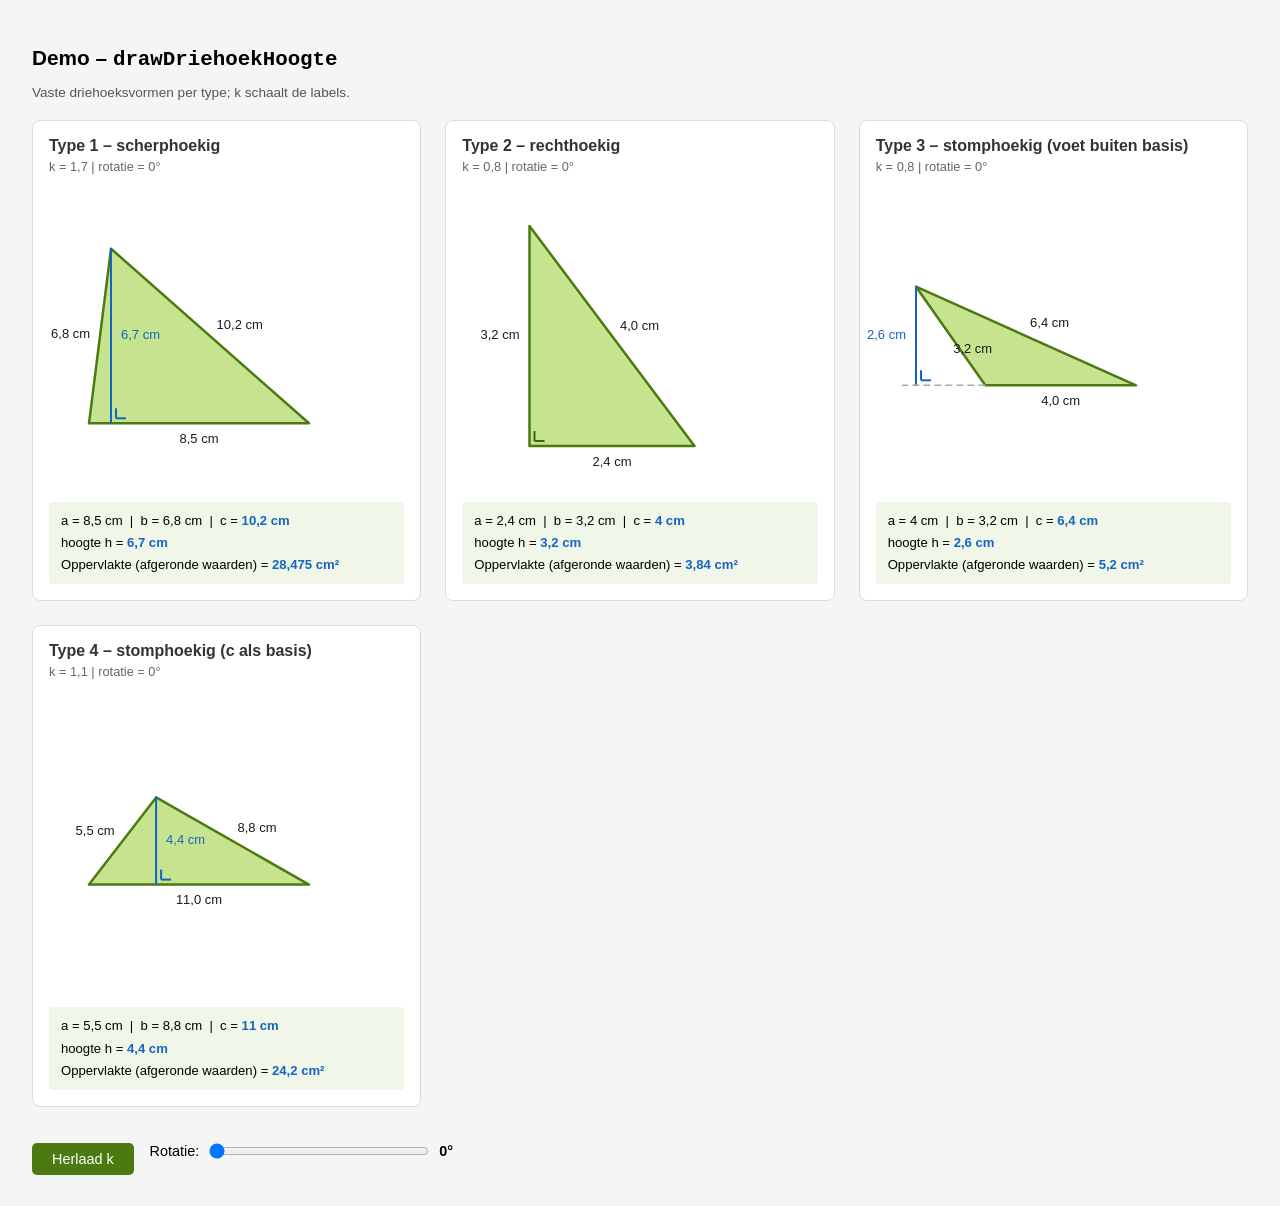
<file: demo_driehoek_hoogte.html>
<!DOCTYPE html>
<html lang="nl">
<head>
  <meta charset="UTF-8">
  <title>Demo – Driehoek met hoogte</title>
  <style>
    body { font-family: Arial, sans-serif; background: #f5f5f5; padding: 24px; }
    h1   { font-size: 1.3rem; margin-bottom: 8px; }
    .grid {
      display: grid;
      grid-template-columns: repeat(auto-fill, minmax(340px, 1fr));
      gap: 24px;
    }
    .kaart {
      background: #fff;
      border: 1px solid #ddd;
      border-radius: 8px;
      padding: 16px;
    }
    .kaart h2 { font-size: 1rem; margin: 0 0 4px; color: #333; }
    .kaart p  { font-size: 0.8rem; color: #666; margin: 0 0 12px; }
    .figuur   { display: inline-flex; }
    .data {
      margin-top: 12px;
      font-size: 0.82rem;
      background: #f0f6e8;
      border-radius: 4px;
      padding: 8px 12px;
      line-height: 1.7;
    }
    .data span { font-weight: bold; color: #1565c0; }
    button {
      margin-top: 16px;
      padding: 8px 20px;
      font-size: 0.9rem;
      cursor: pointer;
      background: #4a7a10;
      color: #fff;
      border: none;
      border-radius: 5px;
    }
    button:hover { background: #3a6a0e; }
  </style>
</head>
<body>
  <h1>Demo – <code>drawDriehoekHoogte</code></h1>
  <p style="font-size:0.85rem;color:#555;margin-bottom:20px">
    Vaste driehoeksvormen per type; k schaalt de labels.
  </p>

  <div class="grid">
    <!-- Type 1 -->
    <div class="kaart">
      <h2>Type 1 – scherphoekig</h2>
      <p id="par1"></p>
      <div class="figuur" id="fig1"></div>
      <div class="data" id="data1"></div>
    </div>

    <!-- Type 2 -->
    <div class="kaart">
      <h2>Type 2 – rechthoekig</h2>
      <p id="par2"></p>
      <div class="figuur" id="fig2"></div>
      <div class="data" id="data2"></div>
    </div>

    <!-- Type 3 -->
    <div class="kaart">
      <h2>Type 3 – stomphoekig (voet buiten basis)</h2>
      <p id="par3"></p>
      <div class="figuur" id="fig3"></div>
      <div class="data" id="data3"></div>
    </div>

    <!-- Type 4 -->
    <div class="kaart">
      <h2>Type 4 – stomphoekig (c als basis)</h2>
      <p id="par4"></p>
      <div class="figuur" id="fig4"></div>
      <div class="data" id="data4"></div>
    </div>
  </div>

  <div style="margin-top:20px; display:flex; align-items:center; gap:16px; flex-wrap:wrap;">
    <button onclick="tekenAlles()">Herlaad k</button>
    <label style="font-size:0.9rem; display:flex; align-items:center; gap:8px;">
      Rotatie:
      <input type="range" id="slider" min="0" max="359" value="0" step="1"
             style="width:220px;" oninput="updateRotatie(this.value)">
      <span id="rotLabel" style="font-weight:bold; min-width:38px;">0°</span>
    </label>
  </div>

  <script src="js/figures.js"></script>
  <script>
    let huidigK = [1, 1, 1, 1];

    function toonData(id, d) {
      const fmt = v => String(v).replace('.', ',');
      document.getElementById(id).innerHTML =
        `a = ${fmt(d.a)} cm &nbsp;|&nbsp; b = ${fmt(d.b)} cm &nbsp;|&nbsp; c = <span>${fmt(d.c)} cm</span><br>` +
        `hoogte h = <span>${fmt(d.h)} cm</span><br>` +
        `Oppervlakte (afgeronde waarden) = <span>${fmt(d.oppervlakte)} cm²</span>`;
    }

    function randK(lo, hi) {
      return Math.round((lo + Math.random() * (hi - lo)) * 10) / 10;
    }

    function tekenMet(rot) {
      [1, 2, 3, 4].forEach((type, i) => {
        const k = huidigK[i];
        document.getElementById(`par${type}`).textContent =
          `k = ${String(k).replace('.', ',')} | rotatie = ${rot}°`;
        toonData(`data${type}`, drawDriehoekHoogte(
          document.getElementById(`fig${type}`),
          { type, k, unit: 'cm', rotation: rot }
        ));
      });
    }

    function updateRotatie(val) {
      document.getElementById('rotLabel').textContent = val + '°';
      tekenMet(Number(val));
    }

    function tekenAlles() {
      huidigK = [1,2,3,4].map(() => randK(0.5, 2.0));
      tekenMet(Number(document.getElementById('slider').value));
    }

    tekenAlles();
  </script>
</body>
</html>
</file>
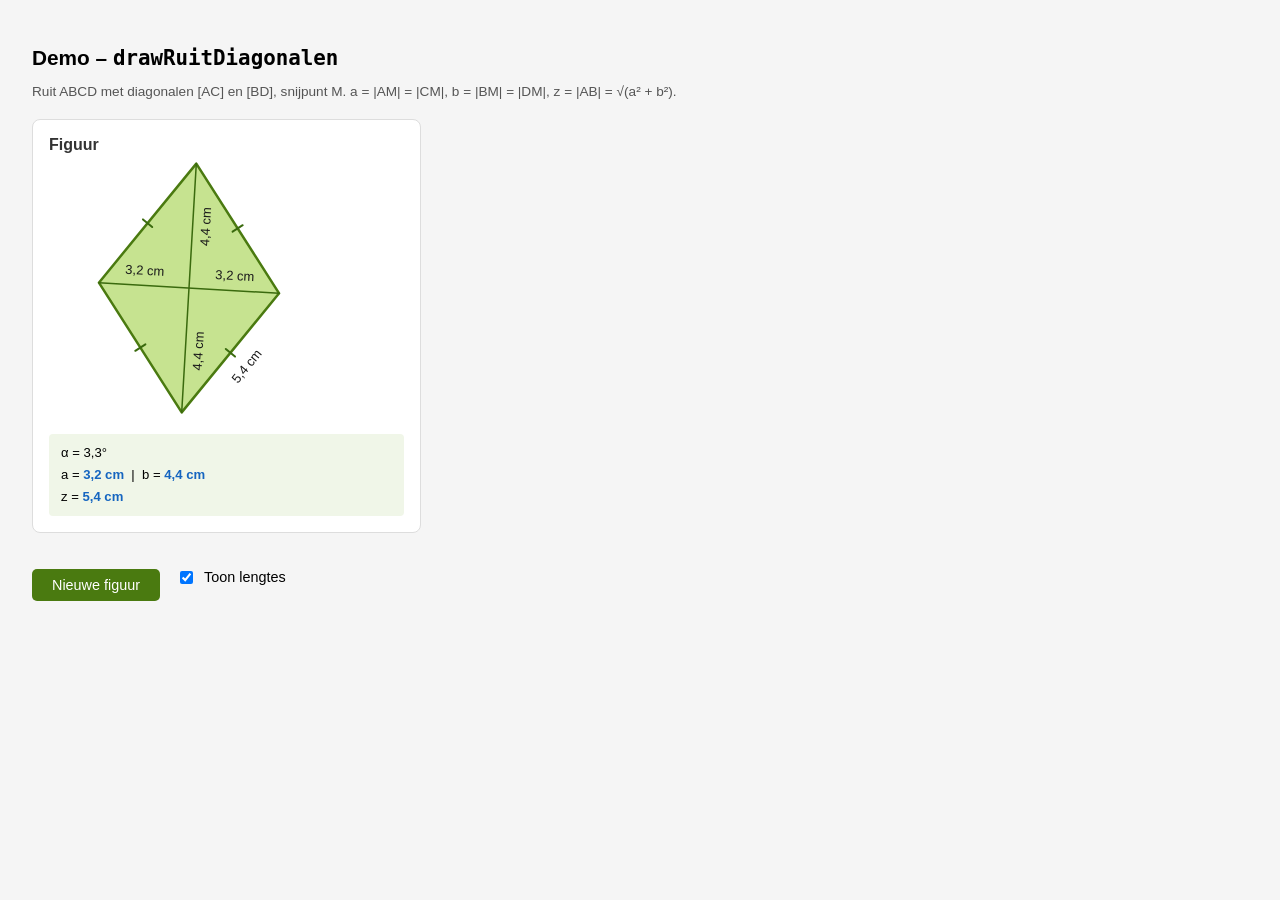
<file: demo_ruit_diagonalen.html>
<!DOCTYPE html>
<html lang="nl">
<head>
  <meta charset="UTF-8">
  <title>Demo – Ruit met diagonalen</title>
  <style>
    body { font-family: Arial, sans-serif; background: #f5f5f5; padding: 24px; }
    h1   { font-size: 1.3rem; margin-bottom: 8px; }
    .grid {
      display: grid;
      grid-template-columns: repeat(auto-fill, minmax(340px, 1fr));
      gap: 24px;
    }
    .kaart {
      background: #fff;
      border: 1px solid #ddd;
      border-radius: 8px;
      padding: 16px;
    }
    .kaart h2 { font-size: 1rem; margin: 0 0 4px; color: #333; }
    .figuur   { display: inline-flex; }
    .data {
      margin-top: 12px;
      font-size: 0.82rem;
      background: #f0f6e8;
      border-radius: 4px;
      padding: 8px 12px;
      line-height: 1.7;
    }
    .data span { font-weight: bold; color: #1565c0; }
    button {
      margin-top: 16px;
      padding: 8px 20px;
      font-size: 0.9rem;
      cursor: pointer;
      background: #4a7a10;
      color: #fff;
      border: none;
      border-radius: 5px;
    }
    button:hover { background: #3a6a0e; }
  </style>
</head>
<body>
  <h1>Demo – <code>drawRuitDiagonalen</code></h1>
  <p style="font-size:0.85rem;color:#555;margin-bottom:20px">
    Ruit ABCD met diagonalen [AC] en [BD], snijpunt M.
    a = |AM| = |CM|, b = |BM| = |DM|, z = |AB| = √(a² + b²).
  </p>

  <div class="grid">
    <div class="kaart">
      <h2>Figuur</h2>
      <div class="figuur" id="fig"></div>
      <div class="data" id="data"></div>
    </div>
  </div>

  <div style="margin-top:20px; display:flex; align-items:center; gap:16px; flex-wrap:wrap;">
    <button onclick="nieuweFiguur()">Nieuwe figuur</button>
    <label style="font-size:0.9rem; display:flex; align-items:center; gap:8px;">
      <input type="checkbox" id="lengtesCheck" checked onchange="herteken()">
      Toon lengtes
    </label>
  </div>

  <script src="js/figures.js"></script>
  <script>
    let huidige = null;

    function toonData(d) {
      const fmt = v => String(v).replace('.', ',');
      const hoekGraden = Math.round(d.hoek * 180 / Math.PI * 10) / 10;
      document.getElementById('data').innerHTML =
        `α = ${fmt(hoekGraden)}°<br>` +
        `a = <span>${fmt(d.aLabel.value)} ${d.aLabel.unit}</span> &nbsp;|&nbsp; ` +
        `b = <span>${fmt(d.bLabel.value)} ${d.bLabel.unit}</span><br>` +
        `z = <span>${fmt(d.zLabel.value)} ${d.zLabel.unit}</span>`;
    }

    function herteken() {
      const lengtes = document.getElementById('lengtesCheck').checked;
      huidige = drawFiguur(document.getElementById('fig'), 'ruit-diagonalen', {
        x: huidige.x, y: huidige.y,
        a: huidige.a, b: huidige.b, hoek: huidige.hoek, eenheid: huidige.eenheid,
        lengtes
      });
      toonData(huidige);
    }

    function nieuweFiguur() {
      const lengtes = document.getElementById('lengtesCheck').checked;
      huidige = drawFiguur(document.getElementById('fig'), 'ruit-diagonalen', { lengtes });
      toonData(huidige);
    }

    nieuweFiguur();
  </script>
</body>
</html>
</file>
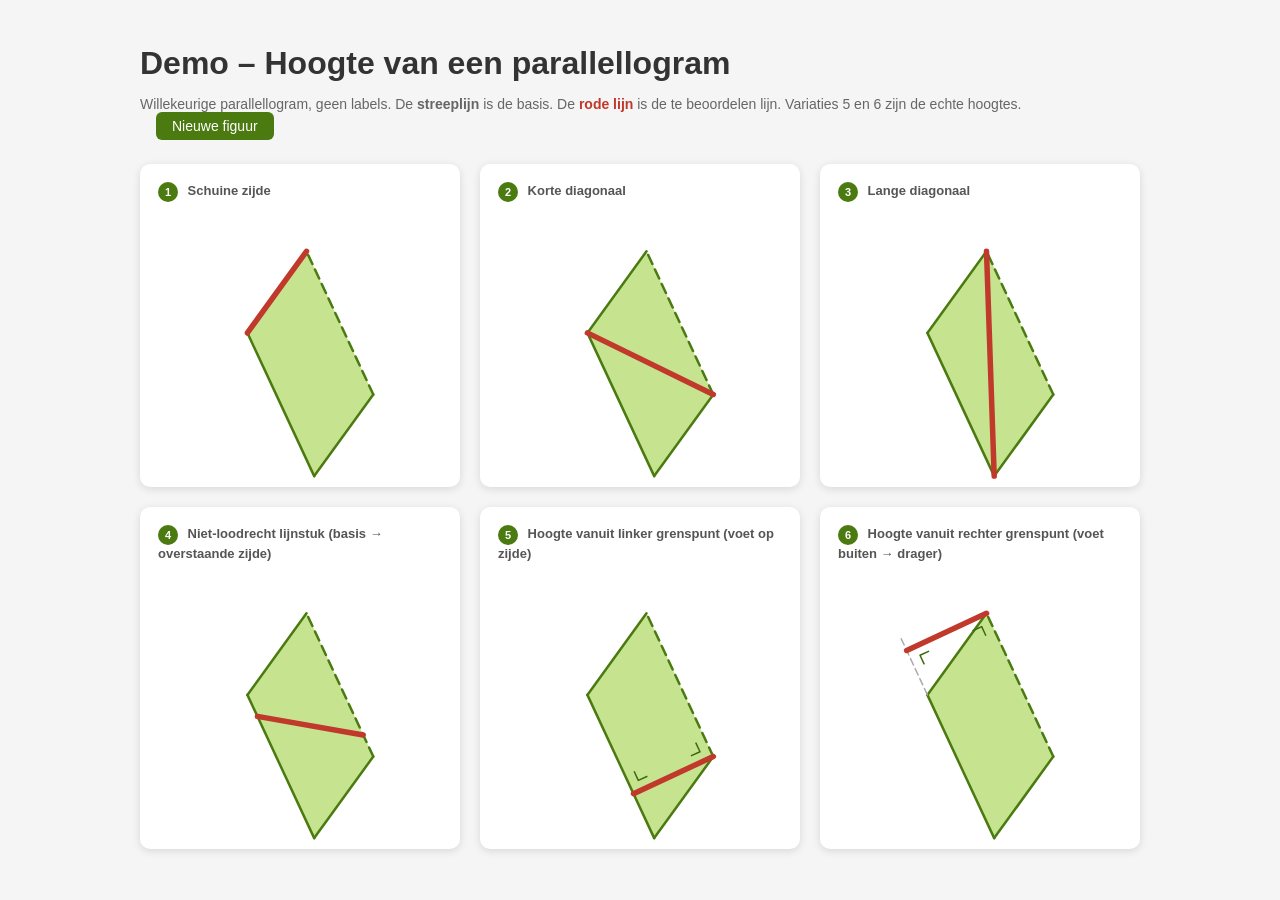
<file: pages/demo-hoogte-parallellogram.html>
<!DOCTYPE html>
<html lang="nl">
<head>
  <meta charset="UTF-8">
  <meta name="viewport" content="width=device-width, initial-scale=1.0">
  <title>Demo – Hoogte Parallellogram</title>
  <style>
    body {
      font-family: Arial, sans-serif;
      max-width: 1000px;
      margin: 0 auto;
      padding: 24px;
      background: #f5f5f5;
    }
    h1 { color: #333; margin-bottom: 4px; }
    .intro { color: #666; font-size: 14px; margin-bottom: 24px; }

    .grid {
      display: grid;
      grid-template-columns: repeat(3, 1fr);
      gap: 20px;
    }
    .kaart {
      background: white;
      border-radius: 10px;
      padding: 18px 18px 14px;
      box-shadow: 0 2px 8px rgba(0,0,0,0.12);
      text-align: center;
    }
    .kaart h3 {
      margin: 0 0 12px 0;
      font-size: 13px;
      color: #555;
      text-align: left;
      line-height: 1.4;
    }
    .nr {
      display: inline-flex;
      align-items: center;
      justify-content: center;
      background: #4a7a10;
      color: white;
      border-radius: 50%;
      width: 20px;
      height: 20px;
      font-size: 11px;
      font-weight: bold;
      margin-right: 6px;
      flex-shrink: 0;
      vertical-align: middle;
    }
  </style>
</head>
<body>

<h1>Demo – Hoogte van een parallellogram</h1>
<p class="intro">
  Willekeurige parallellogram, geen labels. De <strong>streeplijn</strong> is de basis.
  De <strong style="color:#c0392b;">rode lijn</strong> is de te beoordelen lijn.
  Variaties 5 en 6 zijn de echte hoogtes.
  <button id="newBtn" style="margin-left:16px; padding:6px 16px; background:#4a7a10; color:white; border:none; border-radius:6px; cursor:pointer; font-size:14px;">Nieuwe figuur</button>
</p>

<div class="grid">
  <div class="kaart">
    <h3><span class="nr">1</span> Schuine zijde</h3>
    <div id="fig1"></div>
  </div>
  <div class="kaart">
    <h3><span class="nr">2</span> Korte diagonaal</h3>
    <div id="fig2"></div>
  </div>
  <div class="kaart">
    <h3><span class="nr">3</span> Lange diagonaal</h3>
    <div id="fig3"></div>
  </div>
  <div class="kaart">
    <h3><span class="nr">4</span> Niet-loodrecht lijnstuk (basis → overstaande zijde)</h3>
    <div id="fig4"></div>
  </div>
  <div class="kaart">
    <h3><span class="nr">5</span> Hoogte vanuit linker grenspunt (voet op zijde)</h3>
    <div id="fig5"></div>
  </div>
  <div class="kaart">
    <h3><span class="nr">6</span> Hoogte vanuit rechter grenspunt (voet buiten → drager)</h3>
    <div id="fig6"></div>
  </div>
</div>

<script>
(function () {
  const SVG_W = 270;
  const SVG_H = 255;

  // ---- Stijlconstanten ----
  const FILL   = 'rgba(168, 212, 85, 0.65)';
  const STROKE = '#4a7a10';
  const SW     = 2.5;
  const HL_C   = '#c0392b';   // rood: gemarkeerde lijn
  const HL_W   = 5.5;
  const MK_C   = '#3a6a0e';   // donkergroen: winkelhaken
  const MK_SZ  = 10;          // grootte winkelhaken (px)

  // ---- Helpers ----
  function f(p)  { return `${p.x.toFixed(1)},${p.y.toFixed(1)}`; }
  function fx(n) { return n.toFixed(1); }

  function unit(A, B) {
    const dx = B.x - A.x, dy = B.y - A.y;
    const l = Math.hypot(dx, dy) || 1;
    return { x: dx / l, y: dy / l };
  }

  // Loodrechte voet van P op lijn A→B
  // t < 0: voorbij A; t > 1: voorbij B; anders op segment
  function voet(P, A, B) {
    const dx = B.x - A.x, dy = B.y - A.y;
    const t  = ((P.x - A.x) * dx + (P.y - A.y) * dy) / (dx * dx + dy * dy);
    return { x: A.x + t * dx, y: A.y + t * dy, t };
  }

  // Winkelhaak (∟) – zelfde patroon als _svgHoekTeken in figures.js
  // Open kant kijkt naar V; beentjes wijzen WEG van V
  function hoek(V, A, B) {
    const uA = unit(V, A);
    const uB = unit(V, B);
    const mA = { x: V.x + uA.x * MK_SZ, y: V.y + uA.y * MK_SZ };
    const mB = { x: V.x + uB.x * MK_SZ, y: V.y + uB.y * MK_SZ };
    const C  = { x: mA.x + uB.x * MK_SZ, y: mA.y + uB.y * MK_SZ };
    const Ap = { x: 2 * C.x - mA.x, y: 2 * C.y - mA.y };
    const Bp = { x: 2 * C.x - mB.x, y: 2 * C.y - mB.y };
    return `<polyline points="${f(Ap)} ${f(C)} ${f(Bp)}"
      fill="none" stroke="${MK_C}" stroke-width="1.5" stroke-linejoin="round"/>`;
  }

  // ---- Willekeurige parallellogram genereren ----
  // Leunt altijd naar links (slantX < 0):
  //   • voet vanuit v0 valt altijd BINNEN de overstaande zijde
  //   • voet vanuit v1 valt altijd BUITEN → drager nodig
  function genPara() {
    const cx = SVG_W / 2, cy = SVG_H / 2;
    const basisLen = 120 + Math.floor(Math.random() * 40);   // 120–159 px
    const slantX   = -(30 + Math.floor(Math.random() * 30)); // -30 tot -59 px
    const figH     = 85  + Math.floor(Math.random() * 35);   // 85–119 px
    const rot      = Math.floor(Math.random() * 72) * 5;     // 0–355°, stap 5

    const half = basisLen / 2, halfH = figH / 2;
    //   v3 ---- v2     (overstaande zijde)
    //   /       /
    //  v0 ---- v1      (basis, streeplijn)
    const base = [
      { x: cx - half,          y: cy + halfH },
      { x: cx + half,          y: cy + halfH },
      { x: cx + half + slantX, y: cy - halfH },
      { x: cx - half + slantX, y: cy - halfH },
    ];
    const rad = rot * Math.PI / 180;
    const cos = Math.cos(rad), sin = Math.sin(rad);
    return base.map(v => ({
      x: cx + (v.x - cx) * cos - (v.y - cy) * sin,
      y: cy + (v.x - cx) * sin + (v.y - cy) * cos,
    }));
  }

  // ---- SVG-bouwstenen ----
  function lijnSVG(A, B, kleur, dikte, extra) {
    return `<line x1="${fx(A.x)}" y1="${fx(A.y)}" x2="${fx(B.x)}" y2="${fx(B.y)}"
      stroke="${kleur}" stroke-width="${dikte}" stroke-linecap="round"${extra ? ' ' + extra : ''}/>`;
  }

  function basisFig(v) {
    const [v0, v1, v2, v3] = v;
    const pts = v.map(f).join(' ');
    let s = `<polygon points="${pts}" fill="${FILL}" stroke="none"/>`;
    s += lijnSVG(v3, v0, STROKE, SW);
    s += lijnSVG(v1, v2, STROKE, SW);
    s += lijnSVG(v2, v3, STROKE, SW);
    s += lijnSVG(v0, v1, STROKE, SW, 'stroke-dasharray="10,6"');
    return s;
  }

  function hlLijn(A, B) { return lijnSVG(A, B, HL_C, HL_W); }

  // Teken hoogte vanuit `vanPunt`, loodrecht op overstaande zijde v3→v2
  function hoogteFig(v, vanPunt) {
    const [v0, v1, v2, v3] = v;
    const F = voet(vanPunt, v3, v2);
    let s = basisFig(v);

    // Drager als voet buiten segment valt
    if (F.t < 0 || F.t > 1) {
      const uitmunt = F.t < 0 ? v3 : v2;
      const uD      = unit(uitmunt, F);
      const draEnd  = { x: F.x + uD.x * 14, y: F.y + uD.y * 14 };
      s += lijnSVG(uitmunt, draEnd, '#aaa', 1.5, 'stroke-dasharray="7,4"');
    }

    s += hlLijn(vanPunt, F);

    // Winkelhaak op basis (bij vanPunt): armen naar F en naar het andere grenspunt
    const anderPunt = vanPunt === v0 ? v1 : v0;
    s += hoek(vanPunt, F, anderPunt);

    // Winkelhaak op overstaande zijde/drager (bij F): armen naar vanPunt en naar v2
    s += hoek(F, vanPunt, v2);

    return s;
  }

  function svgWrap(inner) {
    return `<svg width="${SVG_W}" height="${SVG_H}" overflow="visible"
      xmlns="http://www.w3.org/2000/svg">${inner}</svg>`;
  }

  // ---- 6 variaties ----
  function bouwVar(i, v) {
    const [v0, v1, v2, v3] = v;

    if (i === 1) return basisFig(v) + hlLijn(v1, v2);

    if (i === 2 || i === 3) {
      const d02 = Math.hypot(v2.x - v0.x, v2.y - v0.y);
      const d13 = Math.hypot(v3.x - v1.x, v3.y - v1.y);
      const kort = d02 < d13 ? [v0, v2] : [v1, v3];
      const lang = d02 < d13 ? [v1, v3] : [v0, v2];
      return basisFig(v) + hlLijn(...(i === 2 ? kort : lang));
    }

    if (i === 4) {
      const P = { x: v0.x + 0.15 * (v1.x - v0.x), y: v0.y + 0.15 * (v1.y - v0.y) };
      const Q = { x: v3.x + 0.85 * (v2.x - v3.x), y: v3.y + 0.85 * (v2.y - v3.y) };
      return basisFig(v) + hlLijn(P, Q);
    }

    if (i === 5) return hoogteFig(v, v0);  // voet binnen segment
    if (i === 6) return hoogteFig(v, v1);  // voet buiten segment → drager
  }

  // ---- Renderen ----
  let verts = genPara();

  function render() {
    for (let i = 1; i <= 6; i++) {
      document.getElementById(`fig${i}`).innerHTML = svgWrap(bouwVar(i, verts));
    }
  }

  document.getElementById('newBtn').addEventListener('click', () => {
    verts = genPara();
    render();
  });

  render();
})();
</script>
</body>
</html>
</file>
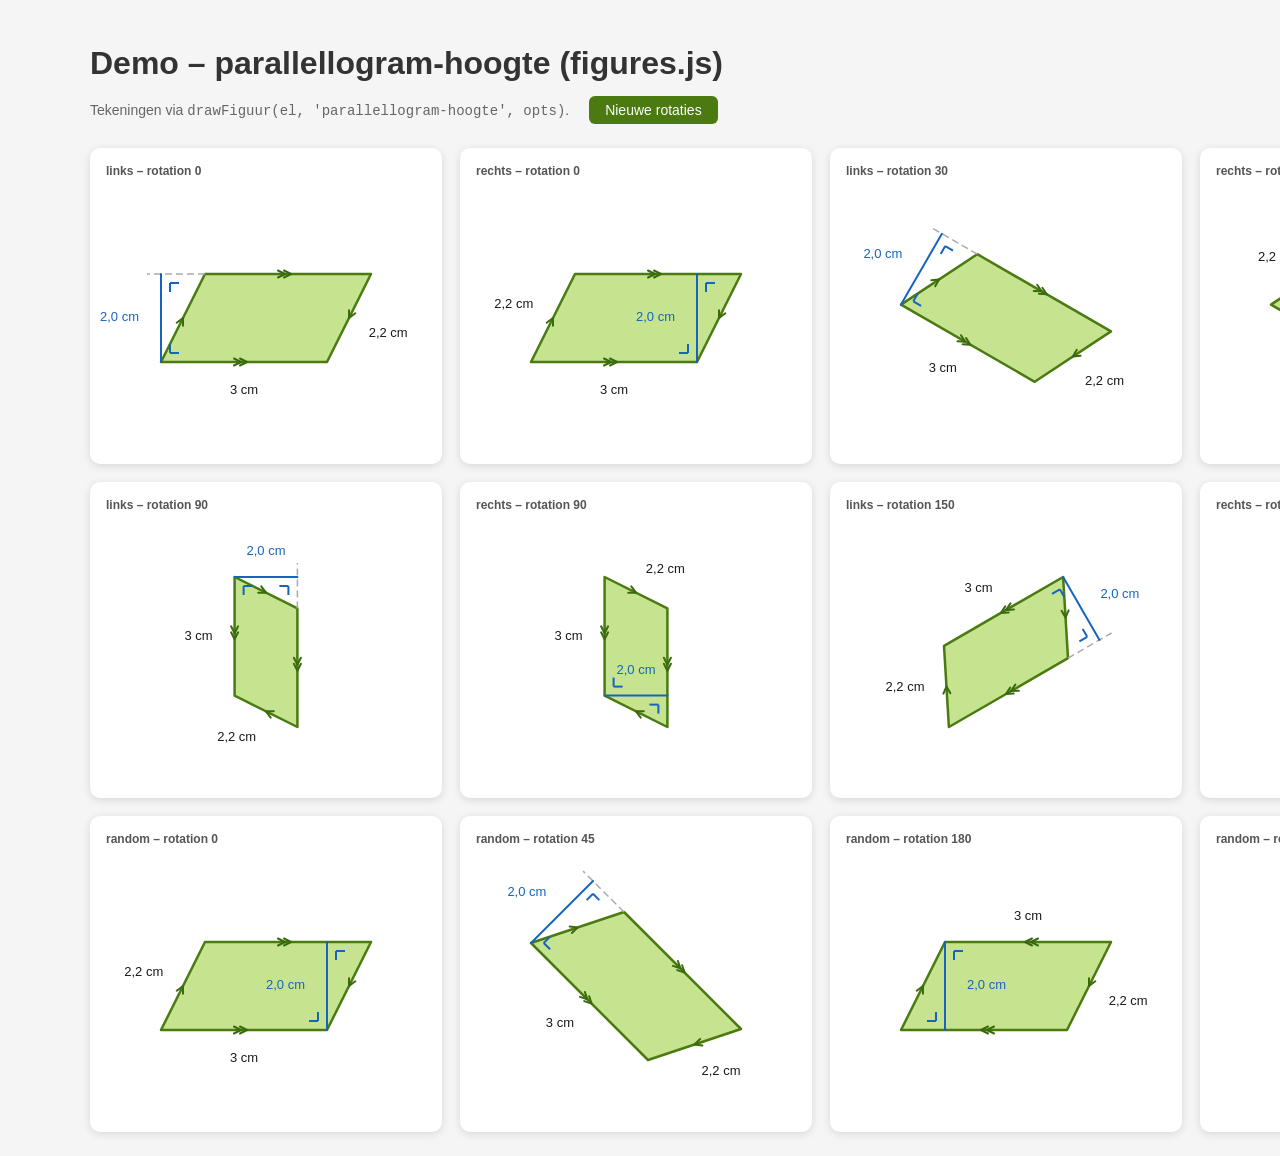
<file: pages/demo-parallellogram-hoogte.html>
<!DOCTYPE html>
<html lang="nl">
<head>
  <meta charset="UTF-8">
  <meta name="viewport" content="width=device-width, initial-scale=1.0">
  <title>Demo – drawParallellogramHoogte</title>
  <style>
    body { font-family: Arial, sans-serif; max-width: 1100px; margin: 0 auto; padding: 24px; background: #f5f5f5; }
    h1 { color: #333; margin-bottom: 4px; }
    .intro { color: #666; font-size: 14px; margin-bottom: 24px; }
    .grid { display: grid; grid-template-columns: repeat(4, 1fr); gap: 18px; }
    .kaart { background: white; border-radius: 10px; padding: 16px 16px 12px; box-shadow: 0 2px 8px rgba(0,0,0,0.12); text-align: center; }
    .kaart h3 { margin: 0 0 10px; font-size: 12px; color: #555; text-align: left; }
  </style>
</head>
<body>
<h1>Demo – parallellogram-hoogte (figures.js)</h1>
<p class="intro">
  Tekeningen via <code>drawFiguur(el, 'parallellogram-hoogte', opts)</code>.
  <button id="newBtn" style="margin-left:16px;padding:6px 16px;background:#4a7a10;color:white;border:none;border-radius:6px;cursor:pointer;font-size:14px;">Nieuwe rotaties</button>
</p>

<div class="grid">
  <div class="kaart"><h3>links – rotation 0</h3><div id="f1"></div></div>
  <div class="kaart"><h3>rechts – rotation 0</h3><div id="f2"></div></div>
  <div class="kaart"><h3>links – rotation 30</h3><div id="f3"></div></div>
  <div class="kaart"><h3>rechts – rotation 30</h3><div id="f4"></div></div>
  <div class="kaart"><h3>links – rotation 90</h3><div id="f5"></div></div>
  <div class="kaart"><h3>rechts – rotation 90</h3><div id="f6"></div></div>
  <div class="kaart"><h3>links – rotation 150</h3><div id="f7"></div></div>
  <div class="kaart"><h3>rechts – rotation 150</h3><div id="f8"></div></div>
  <div class="kaart"><h3>random – rotation 0</h3><div id="f9"></div></div>
  <div class="kaart"><h3>random – rotation 45</h3><div id="f10"></div></div>
  <div class="kaart"><h3>random – rotation 180</h3><div id="f11"></div></div>
  <div class="kaart"><h3>random – rotation 270</h3><div id="f12"></div></div>
</div>

<script src="../js/figures.js"></script>
<script>
  const cases = [
    { id: 'f1',  welkeHoogte: 'links',   rotation: 0   },
    { id: 'f2',  welkeHoogte: 'rechts',  rotation: 0   },
    { id: 'f3',  welkeHoogte: 'links',   rotation: 30  },
    { id: 'f4',  welkeHoogte: 'rechts',  rotation: 30  },
    { id: 'f5',  welkeHoogte: 'links',   rotation: 90  },
    { id: 'f6',  welkeHoogte: 'rechts',  rotation: 90  },
    { id: 'f7',  welkeHoogte: 'links',   rotation: 150 },
    { id: 'f8',  welkeHoogte: 'rechts',  rotation: 150 },
    { id: 'f9',  welkeHoogte: undefined, rotation: 0   },
    { id: 'f10', welkeHoogte: undefined, rotation: 45  },
    { id: 'f11', welkeHoogte: undefined, rotation: 180 },
    { id: 'f12', welkeHoogte: undefined, rotation: 270 },
  ];

  function render() {
    cases.forEach(({ id, welkeHoogte, rotation }) => {
      drawFiguur(document.getElementById(id), 'parallellogram-hoogte', {
        basis: { value: 3, unit: 'cm' },
        zijde: { value: 2.2, unit: 'cm' },
        rotation,
        welkeHoogte,
      });
    });
  }

  document.getElementById('newBtn').addEventListener('click', render);
  render();
</script>
</body>
</html>
</file>
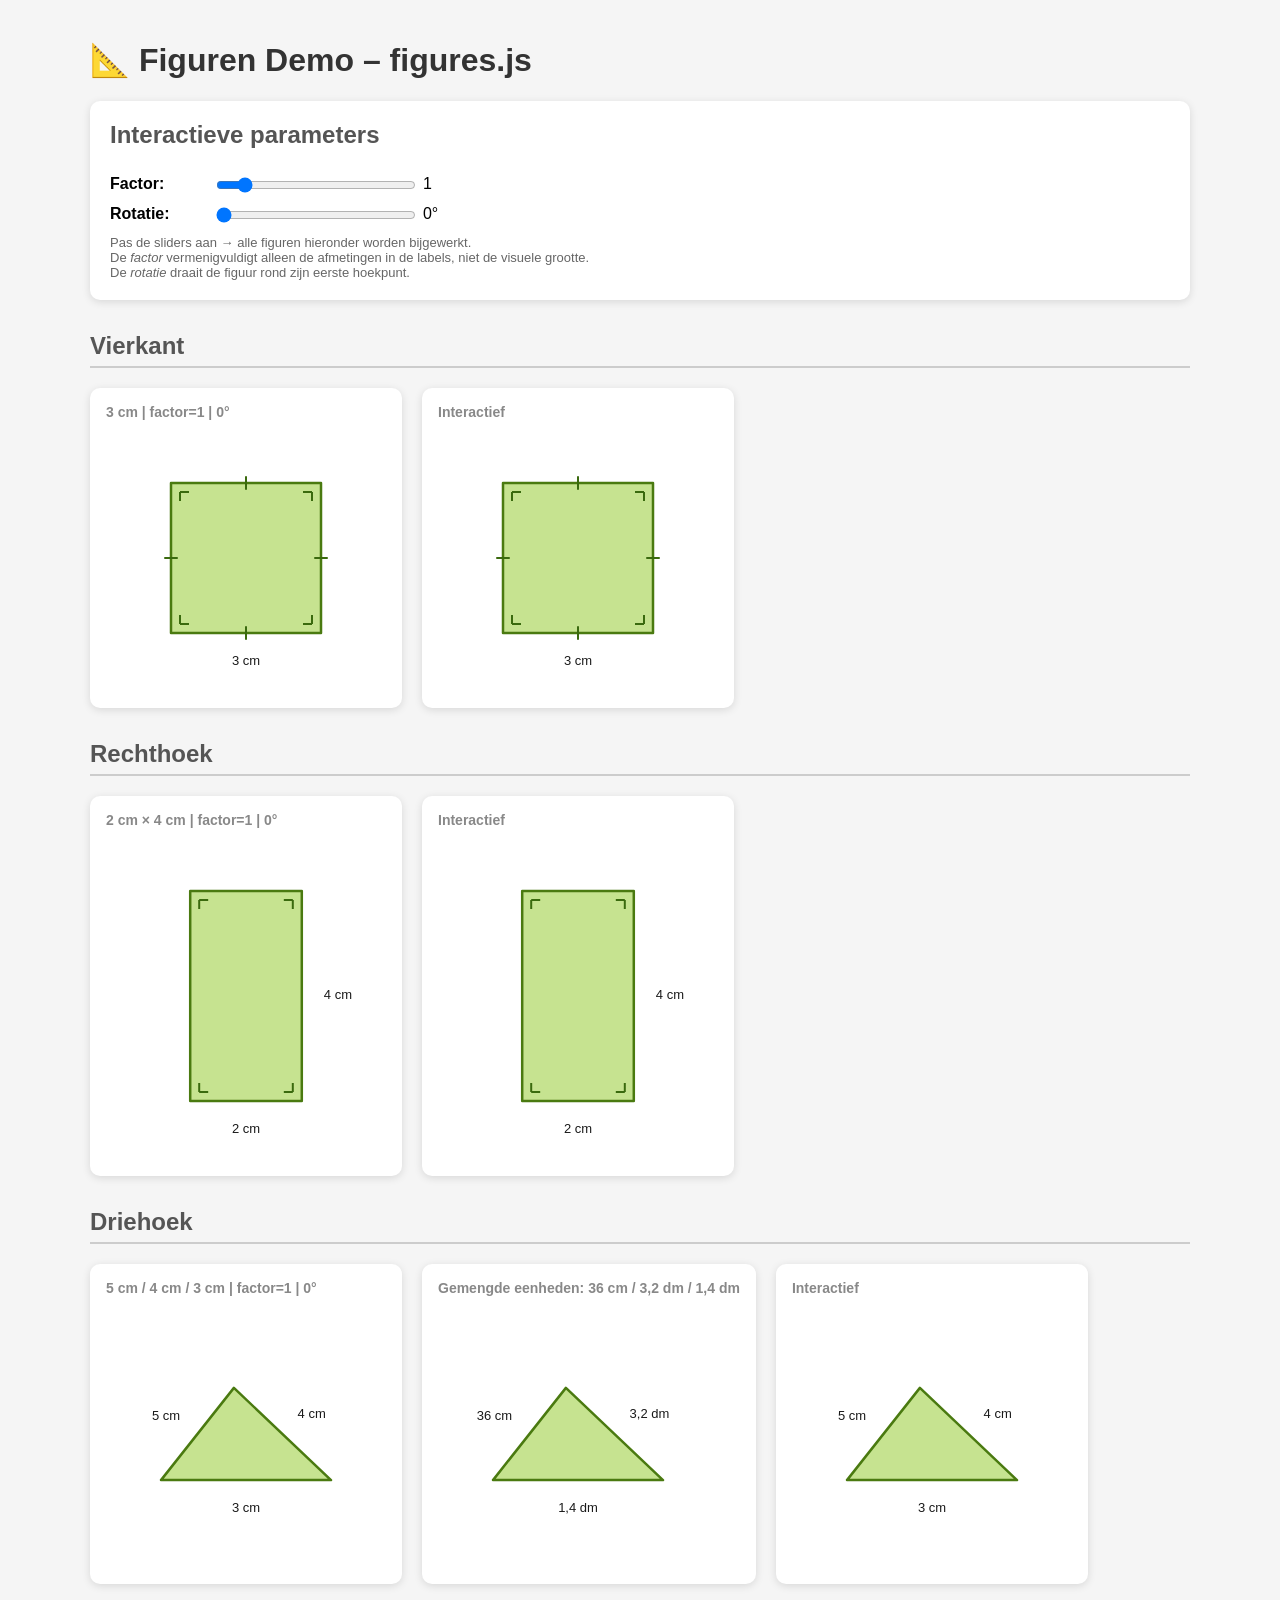
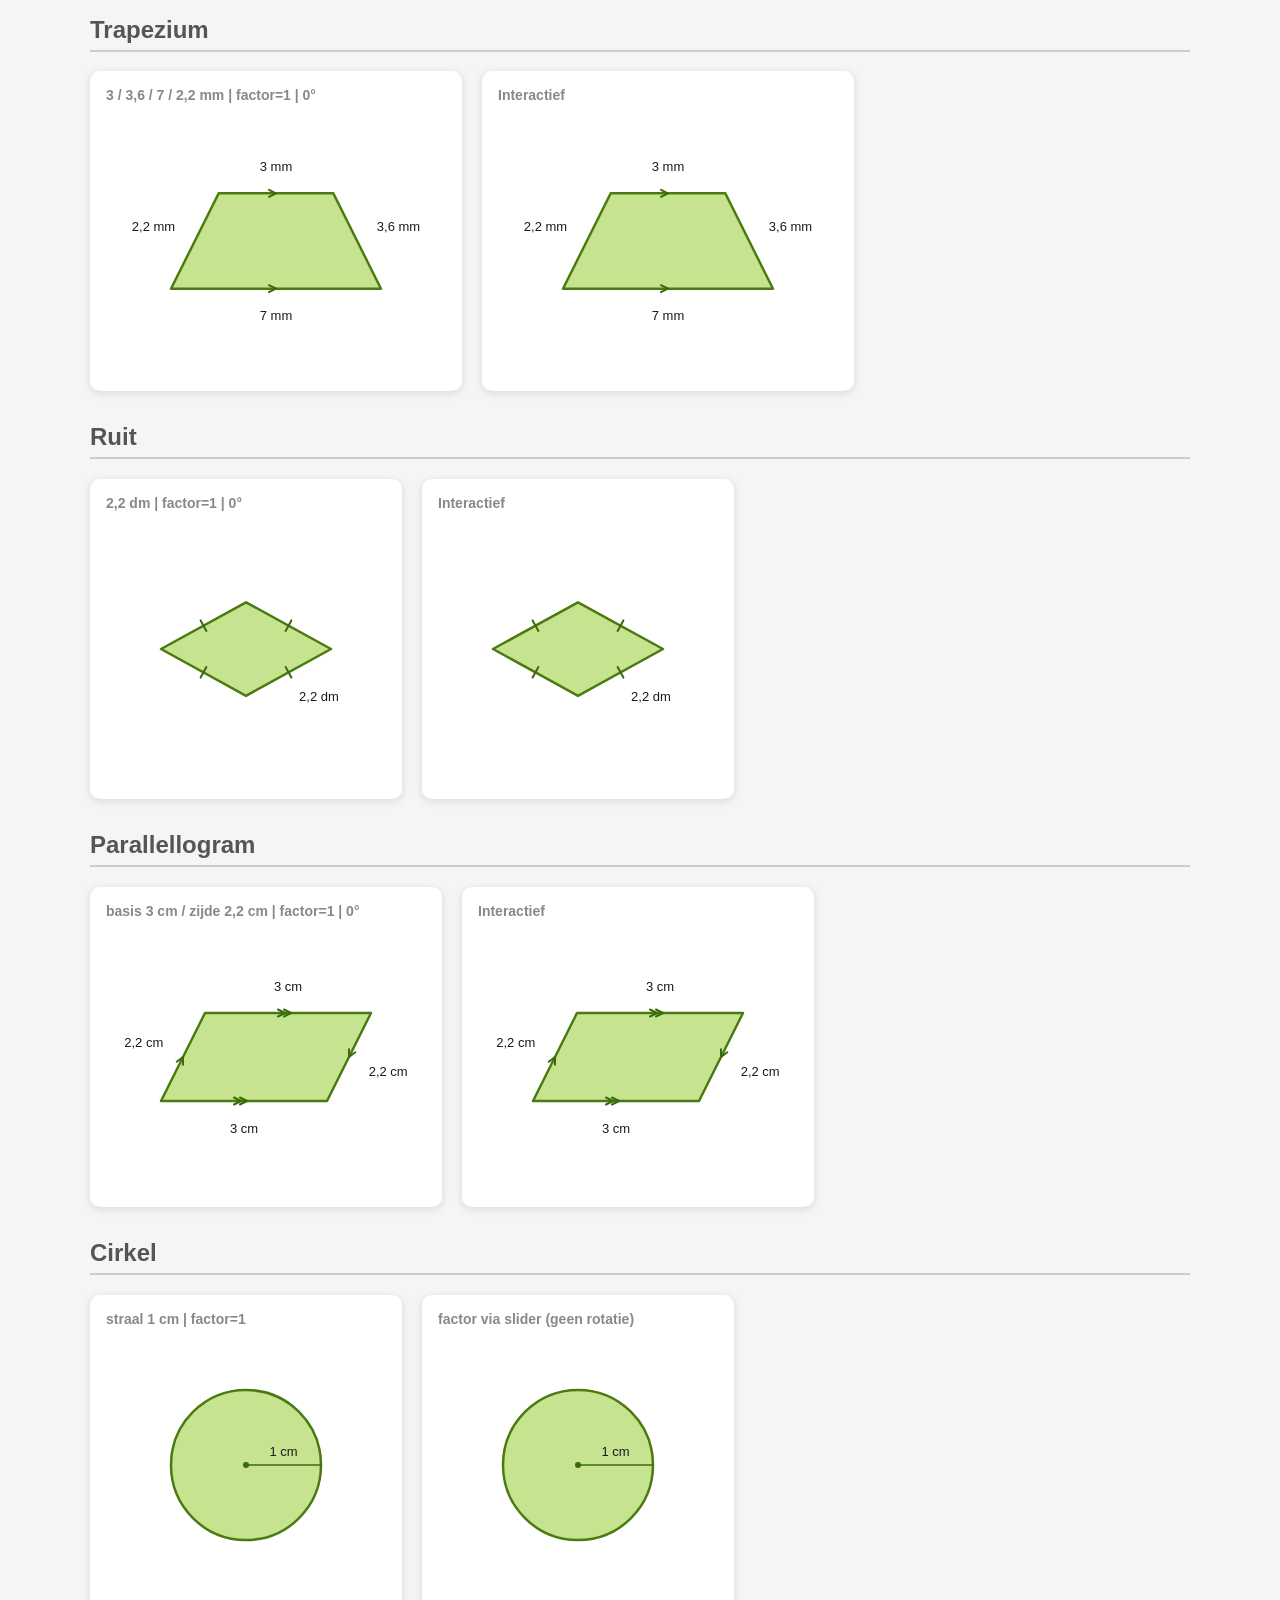
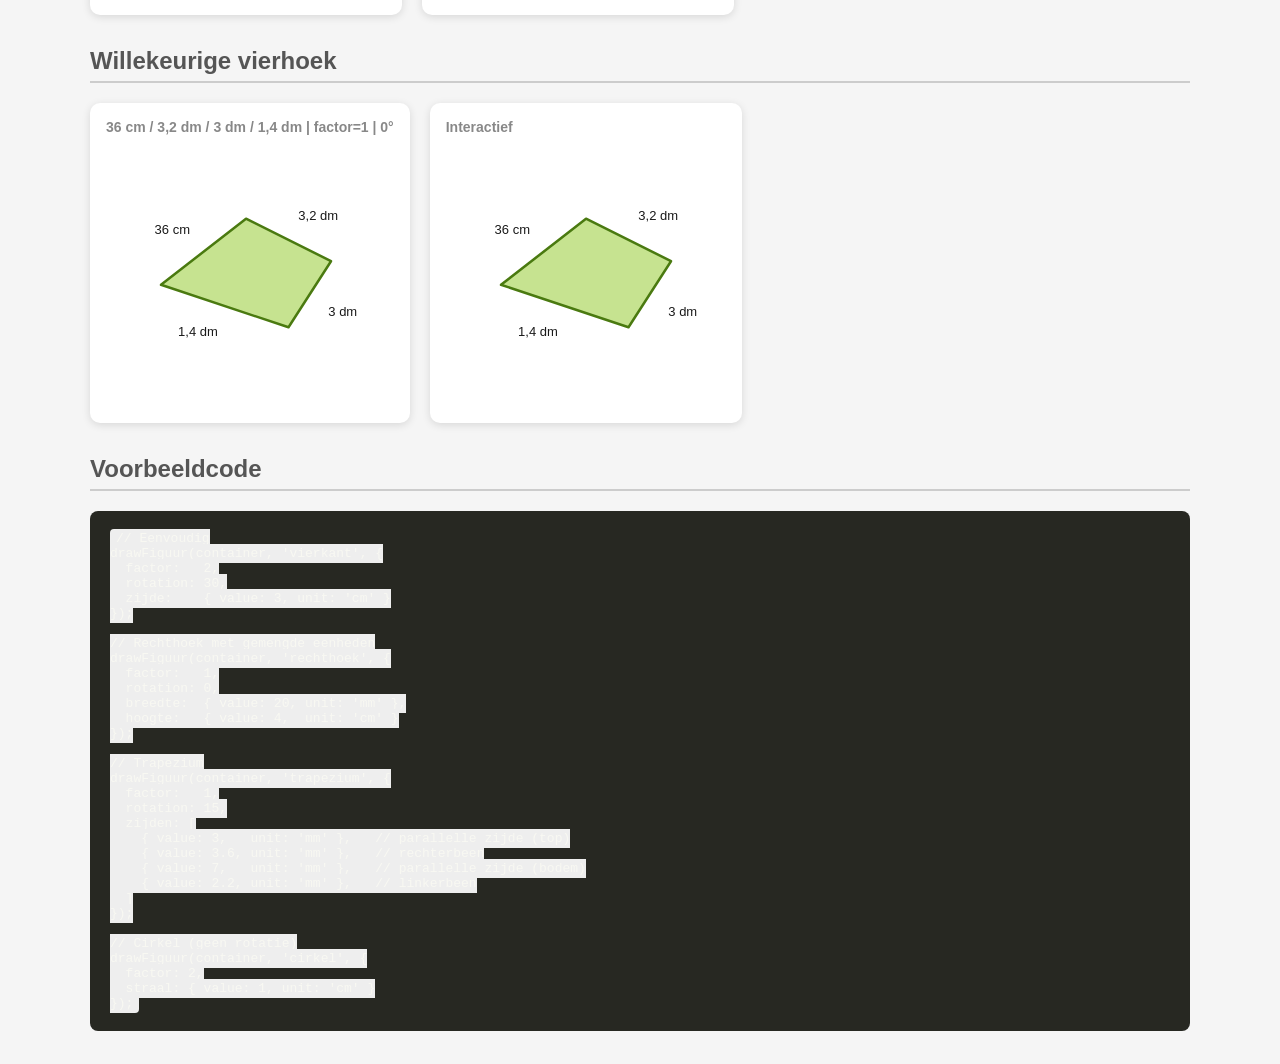
<file: pages/figuren-demo.html>
<!DOCTYPE html>
<html lang="nl">
<head>
  <meta charset="UTF-8">
  <meta name="viewport" content="width=device-width, initial-scale=1.0">
  <title>Figuren Demo</title>
  <style>
    body { font-family: Arial, sans-serif; max-width: 1100px; margin: 0 auto; padding: 20px; background: #f5f5f5; }
    h1   { color: #333; }
    h2   { color: #555; margin-top: 32px; border-bottom: 2px solid #ccc; padding-bottom: 6px; }

    .demo-rij {
      display: flex;
      flex-wrap: wrap;
      gap: 20px;
      margin-top: 16px;
    }

    .demo-kaart {
      background: white;
      border-radius: 10px;
      padding: 16px;
      box-shadow: 0 2px 8px rgba(0,0,0,0.12);
      min-width: 220px;
    }

    .demo-kaart h3 {
      margin: 0 0 8px 0;
      font-size: 14px;
      color: #888;
    }

    .figuur-container { display: inline-block; }

    .controls {
      background: white;
      border-radius: 10px;
      padding: 20px;
      box-shadow: 0 2px 8px rgba(0,0,0,0.12);
      margin-bottom: 24px;
    }
    .controls label { display: inline-block; width: 100px; font-weight: 600; }
    .controls input[type=range] { width: 200px; vertical-align: middle; }
    .controls span   { display: inline-block; width: 50px; }
    .controls .row   { margin-bottom: 10px; }

    code { background: #eee; padding: 2px 6px; border-radius: 4px; font-size: 13px; }
  </style>
</head>
<body>

<h1>📐 Figuren Demo – figures.js</h1>

<!-- Interactieve besturing -->
<div class="controls">
  <h2 style="margin-top:0; border:none;">Interactieve parameters</h2>
  <div class="row">
    <label>Factor:</label>
    <input type="range" id="factorSlider" min="0.5" max="5" step="0.5" value="1">
    <span id="factorVal">1</span>
  </div>
  <div class="row">
    <label>Rotatie:</label>
    <input type="range" id="rotSlider" min="0" max="360" step="5" value="0">
    <span id="rotVal">0°</span>
  </div>
  <p style="margin:8px 0 0; color:#666; font-size:13px;">
    Pas de sliders aan → alle figuren hieronder worden bijgewerkt.<br>
    De <em>factor</em> vermenigvuldigt alleen de afmetingen in de labels, niet de visuele grootte.<br>
    De <em>rotatie</em> draait de figuur rond zijn eerste hoekpunt.
  </p>
</div>

<!-- ---- Vierkant ---- -->
<h2>Vierkant</h2>
<div class="demo-rij">
  <div class="demo-kaart">
    <h3>3 cm | factor=1 | 0°</h3>
    <div id="v1" class="figuur-container"></div>
  </div>
  <div class="demo-kaart">
    <h3>Interactief</h3>
    <div id="v-live" class="figuur-container"></div>
  </div>
</div>

<!-- ---- Rechthoek ---- -->
<h2>Rechthoek</h2>
<div class="demo-rij">
  <div class="demo-kaart">
    <h3>2 cm × 4 cm | factor=1 | 0°</h3>
    <div id="r1" class="figuur-container"></div>
  </div>
  <div class="demo-kaart">
    <h3>Interactief</h3>
    <div id="r-live" class="figuur-container"></div>
  </div>
</div>

<!-- ---- Driehoek ---- -->
<h2>Driehoek</h2>
<div class="demo-rij">
  <div class="demo-kaart">
    <h3>5 cm / 4 cm / 3 cm | factor=1 | 0°</h3>
    <div id="d1" class="figuur-container"></div>
  </div>
  <div class="demo-kaart">
    <h3>Gemengde eenheden: 36 cm / 3,2 dm / 1,4 dm</h3>
    <div id="d2" class="figuur-container"></div>
  </div>
  <div class="demo-kaart">
    <h3>Interactief</h3>
    <div id="d-live" class="figuur-container"></div>
  </div>
</div>

<!-- ---- Trapezium ---- -->
<h2>Trapezium</h2>
<div class="demo-rij">
  <div class="demo-kaart">
    <h3>3 / 3,6 / 7 / 2,2 mm | factor=1 | 0°</h3>
    <div id="t1" class="figuur-container"></div>
  </div>
  <div class="demo-kaart">
    <h3>Interactief</h3>
    <div id="t-live" class="figuur-container"></div>
  </div>
</div>

<!-- ---- Ruit ---- -->
<h2>Ruit</h2>
<div class="demo-rij">
  <div class="demo-kaart">
    <h3>2,2 dm | factor=1 | 0°</h3>
    <div id="ru1" class="figuur-container"></div>
  </div>
  <div class="demo-kaart">
    <h3>Interactief</h3>
    <div id="ru-live" class="figuur-container"></div>
  </div>
</div>

<!-- ---- Parallellogram ---- -->
<h2>Parallellogram</h2>
<div class="demo-rij">
  <div class="demo-kaart">
    <h3>basis 3 cm / zijde 2,2 cm | factor=1 | 0°</h3>
    <div id="p1" class="figuur-container"></div>
  </div>
  <div class="demo-kaart">
    <h3>Interactief</h3>
    <div id="p-live" class="figuur-container"></div>
  </div>
</div>

<!-- ---- Cirkel ---- -->
<h2>Cirkel</h2>
<div class="demo-rij">
  <div class="demo-kaart">
    <h3>straal 1 cm | factor=1</h3>
    <div id="c1" class="figuur-container"></div>
  </div>
  <div class="demo-kaart">
    <h3>factor via slider (geen rotatie)</h3>
    <div id="c-live" class="figuur-container"></div>
  </div>
</div>

<!-- ---- Vierhoek ---- -->
<h2>Willekeurige vierhoek</h2>
<div class="demo-rij">
  <div class="demo-kaart">
    <h3>36 cm / 3,2 dm / 3 dm / 1,4 dm | factor=1 | 0°</h3>
    <div id="vh1" class="figuur-container"></div>
  </div>
  <div class="demo-kaart">
    <h3>Interactief</h3>
    <div id="vh-live" class="figuur-container"></div>
  </div>
</div>

<!-- ---- Gebruik ---- -->
<h2>Voorbeeldcode</h2>
<pre style="background:#272822;color:#f8f8f2;padding:20px;border-radius:8px;overflow-x:auto;font-size:13px;"><code>// Eenvoudig
drawFiguur(container, 'vierkant', {
  factor:   2,
  rotation: 30,
  zijde:    { value: 3, unit: 'cm' }
});

// Rechthoek met gemengde eenheden
drawFiguur(container, 'rechthoek', {
  factor:   1,
  rotation: 0,
  breedte:  { value: 20, unit: 'mm' },
  hoogte:   { value: 4,  unit: 'cm' }
});

// Trapezium
drawFiguur(container, 'trapezium', {
  factor:   1,
  rotation: 15,
  zijden: [
    { value: 3,   unit: 'mm' },   // parallelle zijde (top)
    { value: 3.6, unit: 'mm' },   // rechterbeen
    { value: 7,   unit: 'mm' },   // parallelle zijde (bodem)
    { value: 2.2, unit: 'mm' },   // linkerbeen
  ]
});

// Cirkel (geen rotatie)
drawFiguur(container, 'cirkel', {
  factor: 2,
  straal: { value: 1, unit: 'cm' }
});</code></pre>

<script src="../js/figures.js"></script>
<script>
  // ---- Vaste voorbeelden ----

  drawFiguur('#v1', 'vierkant',
    { zijde: { value: 3, unit: 'cm' } });

  drawFiguur('#r1', 'rechthoek',
    { breedte: { value: 2, unit: 'cm' }, hoogte: { value: 4, unit: 'cm' } });

  drawFiguur('#d1', 'driehoek',
    { zijden: [{ value: 5, unit: 'cm' }, { value: 4, unit: 'cm' }, { value: 3, unit: 'cm' }] });

  drawFiguur('#d2', 'driehoek', {
    zijden: [
      { value: 36,  unit: 'cm' },
      { value: 3.2, unit: 'dm' },
      { value: 1.4, unit: 'dm' },
    ]
  });

  drawFiguur('#t1', 'trapezium', {
    zijden: [
      { value: 3,   unit: 'mm' },
      { value: 3.6, unit: 'mm' },
      { value: 7,   unit: 'mm' },
      { value: 2.2, unit: 'mm' },
    ]
  });

  drawFiguur('#ru1', 'ruit',
    { zijde: { value: 2.2, unit: 'dm' } });

  drawFiguur('#p1', 'parallellogram',
    { basis: { value: 3, unit: 'cm' }, zijde: { value: 2.2, unit: 'cm' } });

  drawFiguur('#c1', 'cirkel',
    { straal: { value: 1, unit: 'cm' } });

  drawFiguur('#vh1', 'vierhoek', {
    zijden: [
      { value: 36,  unit: 'cm' },
      { value: 3.2, unit: 'dm' },
      { value: 3,   unit: 'dm' },
      { value: 1.4, unit: 'dm' },
    ]
  });

  // ---- Interactieve figuren ----

  function tekenLive() {
    const factor   = parseFloat(document.getElementById('factorSlider').value);
    const rotation = parseFloat(document.getElementById('rotSlider').value);

    document.getElementById('factorVal').textContent = factor;
    document.getElementById('rotVal').textContent    = rotation + '°';

    drawFiguur('#v-live',  'vierkant',
      { factor, rotation, zijde: { value: 3, unit: 'cm' } });

    drawFiguur('#r-live', 'rechthoek',
      { factor, rotation, breedte: { value: 2, unit: 'cm' }, hoogte: { value: 4, unit: 'cm' } });

    drawFiguur('#d-live', 'driehoek', {
      factor, rotation,
      zijden: [{ value: 5, unit: 'cm' }, { value: 4, unit: 'cm' }, { value: 3, unit: 'cm' }]
    });

    drawFiguur('#t-live', 'trapezium', {
      factor, rotation,
      zijden: [
        { value: 3,   unit: 'mm' },
        { value: 3.6, unit: 'mm' },
        { value: 7,   unit: 'mm' },
        { value: 2.2, unit: 'mm' },
      ]
    });

    drawFiguur('#ru-live', 'ruit',
      { factor, rotation, zijde: { value: 2.2, unit: 'dm' } });

    drawFiguur('#p-live', 'parallellogram',
      { factor, rotation, basis: { value: 3, unit: 'cm' }, zijde: { value: 2.2, unit: 'cm' } });

    // Cirkel heeft geen rotatie
    drawFiguur('#c-live', 'cirkel',
      { factor, straal: { value: 1, unit: 'cm' } });

    drawFiguur('#vh-live', 'vierhoek', {
      factor, rotation,
      zijden: [
        { value: 36,  unit: 'cm' },
        { value: 3.2, unit: 'dm' },
        { value: 3,   unit: 'dm' },
        { value: 1.4, unit: 'dm' },
      ]
    });
  }

  document.getElementById('factorSlider').addEventListener('input', tekenLive);
  document.getElementById('rotSlider').addEventListener('input', tekenLive);

  tekenLive(); // initieel tekenen
</script>
</body>
</html>
</file>
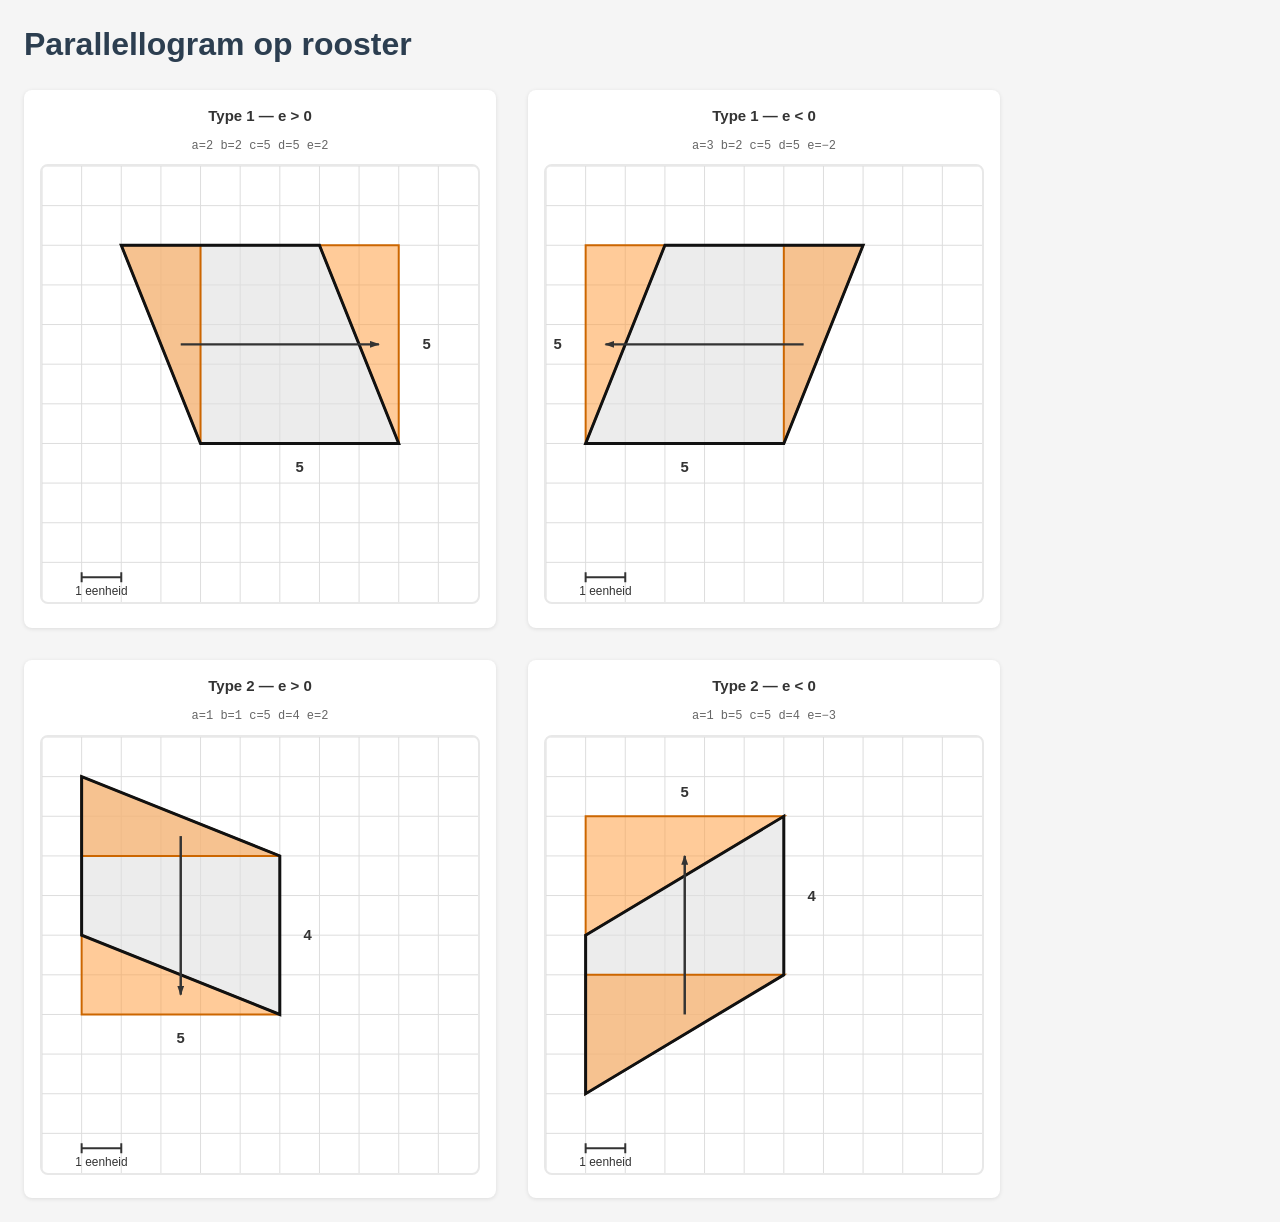
<file: pages/parallellogram-rooster-demo.html>
<!DOCTYPE html>
<html lang="nl">
<head>
<meta charset="UTF-8">
<title>Parallellogram rooster demo</title>
<link rel="stylesheet" href="../css/styles.css">
<link rel="stylesheet" href="../css/exercise-styles.css">
<style>
  body { font-family: Arial, sans-serif; padding: 24px; background: #f5f5f5; }
  h1 { margin-bottom: 24px; }
  .grid { display: grid; grid-template-columns: 1fr 1fr; gap: 32px; max-width: 960px; }
  .item { background: #fff; border-radius: 8px; padding: 16px; text-align: center; box-shadow: 0 1px 4px rgba(0,0,0,.1); }
  h3 { margin: 0 0 12px; font-size: 15px; color: #333; }
  .params { font-size: 12px; color: #666; margin-bottom: 8px; font-family: monospace; }
</style>
</head>
<body>
<h1>Parallellogram op rooster</h1>
<div class="grid" id="demoGrid"></div>

<script>
const GRID = 10;
const CEL  = 40;
const SIZE = (GRID + 1) * CEL; // 440

// ── LAAG 1: parallellogram ───────────────────────────────────

// Type 1: P(a,b), Q(a+c,b), R(a+c+e,b+d), S(a+e,b+d)
function parallPunten1(a, b, c, d, e) {
    return [[a,b],[a+c,b],[a+c+e,b+d],[a+e,b+d]];
}

// Type 2: P(a,b), Q(a+c,b+e), R(a+c,b+e+d), S(a,b+d)
function parallPunten2(a, b, c, d, e) {
    return [[a,b],[a+c,b+e],[a+c,b+e+d],[a,b+d]];
}

function laag1SVG(punten) {
    const pts = punten.map(([x,y]) => `${x*CEL},${y*CEL}`).join(' ');
    return `<polygon points="${pts}" fill="rgba(224,224,224,0.6)" stroke="#333" stroke-width="2"/>`;
}

// ── LAAG 2: driehoeken ───────────────────────────────────────

const DRIEHOEK_FILL   = 'rgba(255,160,70,0.55)';
const DRIEHOEK_STROKE = '#cc6600';

function driehoekPunten1(a, b, c, d, e) {
    return [
        [[a,b],[a+e,b],[a+e,b+d]],          // driehoek links
        [[a+c,b],[a+c+e,b],[a+c+e,b+d]]     // driehoek rechts
    ];
}

function driehoekPunten2(a, b, c, d, e) {
    return [
        [[a,b],[a+c,b+e],[a,b+e]],           // driehoek boven
        [[a,b+d],[a+c,b+e+d],[a,b+e+d]]     // driehoek onder
    ];
}

function laag2SVG(driehoeken, parallPunten, pijl) {
    const triangles = driehoeken.map(pts => {
        const p = pts.map(([x,y]) => `${x*CEL},${y*CEL}`).join(' ');
        return `<polygon points="${p}" fill="${DRIEHOEK_FILL}" stroke="${DRIEHOEK_STROKE}" stroke-width="2"/>`;
    }).join('');
    const outline = parallPunten.map(([x,y]) => `${x*CEL},${y*CEL}`).join(' ');
    const omtrek = `<polygon points="${outline}" fill="none" stroke="#111" stroke-width="3"/>`;
    return triangles + omtrek + (pijl ? pijlSVG(pijl[0], pijl[1]) : '');
}

let _pijlId = 0;
function pijlSVG(van, naar) {
    const id = `pijl${_pijlId++}`;
    const x1 = van[0] * CEL, y1 = van[1] * CEL;
    const x2 = naar[0] * CEL, y2 = naar[1] * CEL;
    return `
        <defs>
            <marker id="${id}" markerWidth="10" markerHeight="7" refX="9" refY="3.5"
                    orient="auto" markerUnits="userSpaceOnUse">
                <polygon points="0 0, 10 3.5, 0 7" fill="#333"/>
            </marker>
        </defs>
        <line x1="${x1}" y1="${y1}" x2="${x2}" y2="${y2}"
              stroke="#333" stroke-width="2.5" marker-end="url(#${id})"/>`;
}

// Pijlpunten type 1: A en B, richting afhankelijk van teken e
function pijlType1(a, b, c, d, e) {
    const ox = e > 0 ? 0.5 : -0.5;
    const A = [(2*a + e) / 2 + ox,       (2*b + d) / 2];
    const B = [(2*a + 2*c + e) / 2 + ox, (2*b + d) / 2];
    return e > 0 ? [A, B] : [B, A];
}

// Pijlpunten type 2: richting en offset afhankelijk van teken e
function pijlType2(a, b, c, d, e) {
    const oy = e > 0 ? 0.5 : -0.5;
    const C = [(2*a + c) / 2, (2*b + e) / 2 + oy];
    const D = [(2*a + c) / 2, (2*b + 2*d + e) / 2 + oy];
    return e > 0 ? [C, D] : [D, C];
}

// ── LAAG 3: getallen c en d ──────────────────────────────────

function laag3SVG(type, a, b, c, d, e) {
    function tekst(x, y, val, anchor) {
        return `<text x="${x * CEL}" y="${y * CEL}" text-anchor="${anchor}"
                      dominant-baseline="central" font-size="15" font-weight="bold" fill="#333">${val}</text>`;
    }

    if (type === 1) {
        // c: midden van de onderste horizontale zijde, net eronder
        const c_x = a + c / 2 + e;
        const c_y = b + d + 0.6;
        // d: rechts (e>0) of links (e<0) van de verticale lijn, verticaal gecentreerd
        const d_x     = e > 0 ? a + c + e + 0.6 : a + e - 0.6;
        const d_y     = b + d / 2;
        const d_anker = e > 0 ? 'start' : 'end';
        return tekst(c_x, c_y, c, 'middle') + tekst(d_x, d_y, d, d_anker);
    }

    if (type === 2) {
        // d: rechts van de rechtse verticale lijn (x=a+c), midden van die zijde
        const d_x = a + c + 0.6;
        const d_y = b + e + d / 2;
        // c: onder de onderste (e>0) of boven de bovenste (e<0) horizontale lijn
        const c_x = a + c / 2;
        const c_y = e > 0 ? b + e + d + 0.6 : b + e - 0.6;
        return tekst(d_x, d_y, d, 'start') + tekst(c_x, c_y, c, 'middle');
    }

    return '';
}

// ── ROOSTER + LAGEN ──────────────────────────────────────────

function roosterSVG(laag1, laag2 = '', laag3 = '') {
    const unitY = GRID * CEL + 15;
    let svg = `<svg class="rooster-svg" width="${SIZE}" height="${SIZE}" viewBox="0 0 ${SIZE} ${SIZE}">`;

    for (let i = 0; i <= GRID; i++) {
        const p = i * CEL;
        svg += `<line x1="${p}" y1="0" x2="${p}" y2="${SIZE}" stroke="#ddd" stroke-width="1"/>`;
        svg += `<line x1="0" y1="${p}" x2="${SIZE}" y2="${p}" stroke="#ddd" stroke-width="1"/>`;
    }

    svg += laag1;
    svg += laag2;
    svg += laag3;

    svg += `
        <line x1="${CEL}" y1="${unitY}" x2="${CEL*2}" y2="${unitY}" stroke="#333" stroke-width="2"/>
        <line x1="${CEL}" y1="${unitY-5}" x2="${CEL}" y2="${unitY+5}" stroke="#333" stroke-width="2"/>
        <line x1="${CEL*2}" y1="${unitY-5}" x2="${CEL*2}" y2="${unitY+5}" stroke="#333" stroke-width="2"/>
        <text x="${CEL*1.5}" y="${unitY+18}" text-anchor="middle" font-size="12" fill="#333">1 eenheid</text>`;

    svg += `</svg>`;
    return svg;
}

// ── DEMO ─────────────────────────────────────────────────────

const voorbeelden = [
    { label: 'Type 1 — e > 0', params: 'a=2  b=2  c=5  d=5  e=2',
      l1: laag1SVG(parallPunten1(2,2,5,5, 2)),
      l2: laag2SVG(driehoekPunten1(2,2,5,5, 2), parallPunten1(2,2,5,5, 2), pijlType1(2,2,5,5, 2)),
      l3: laag3SVG(1, 2,2,5,5, 2) },
    { label: 'Type 1 — e < 0', params: 'a=3  b=2  c=5  d=5  e=−2',
      l1: laag1SVG(parallPunten1(3,2,5,5,-2)),
      l2: laag2SVG(driehoekPunten1(3,2,5,5,-2), parallPunten1(3,2,5,5,-2), pijlType1(3,2,5,5,-2)),
      l3: laag3SVG(1, 3,2,5,5,-2) },
    { label: 'Type 2 — e > 0', params: 'a=1  b=1  c=5  d=4  e=2',
      l1: laag1SVG(parallPunten2(1,1,5,4, 2)),
      l2: laag2SVG(driehoekPunten2(1,1,5,4, 2), parallPunten2(1,1,5,4, 2), pijlType2(1,1,5,4, 2)),
      l3: laag3SVG(2, 1,1,5,4, 2) },
    { label: 'Type 2 — e < 0', params: 'a=1  b=5  c=5  d=4  e=−3',
      l1: laag1SVG(parallPunten2(1,5,5,4,-3)),
      l2: laag2SVG(driehoekPunten2(1,5,5,4,-3), parallPunten2(1,5,5,4,-3), pijlType2(1,5,5,4,-3)),
      l3: laag3SVG(2, 1,5,5,4,-3) },
];

const demoGrid = document.getElementById('demoGrid');
voorbeelden.forEach(v => {
    const div = document.createElement('div');
    div.className = 'item';
    div.innerHTML = `<h3>${v.label}</h3><p class="params">${v.params}</p>${roosterSVG(v.l1, v.l2, v.l3)}`;
    demoGrid.appendChild(div);
});
</script>
</body>
</html>
</file>
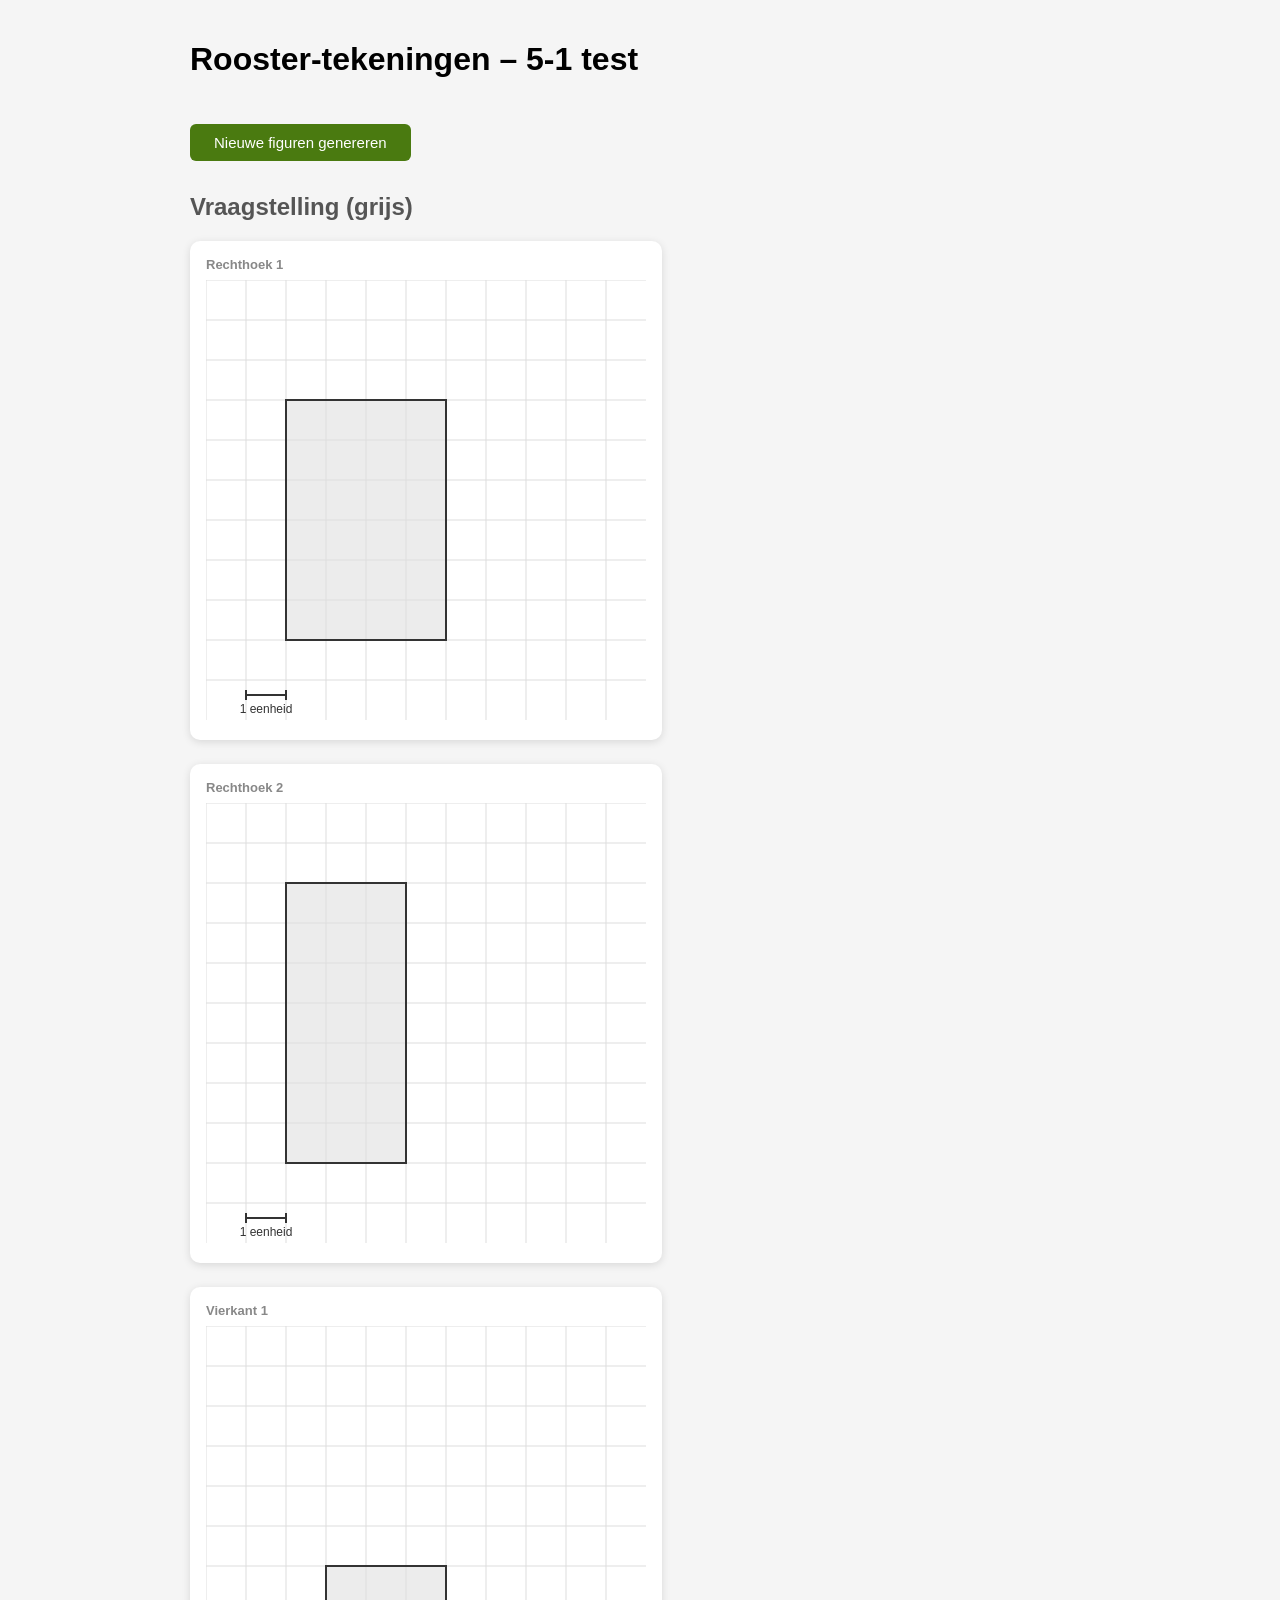
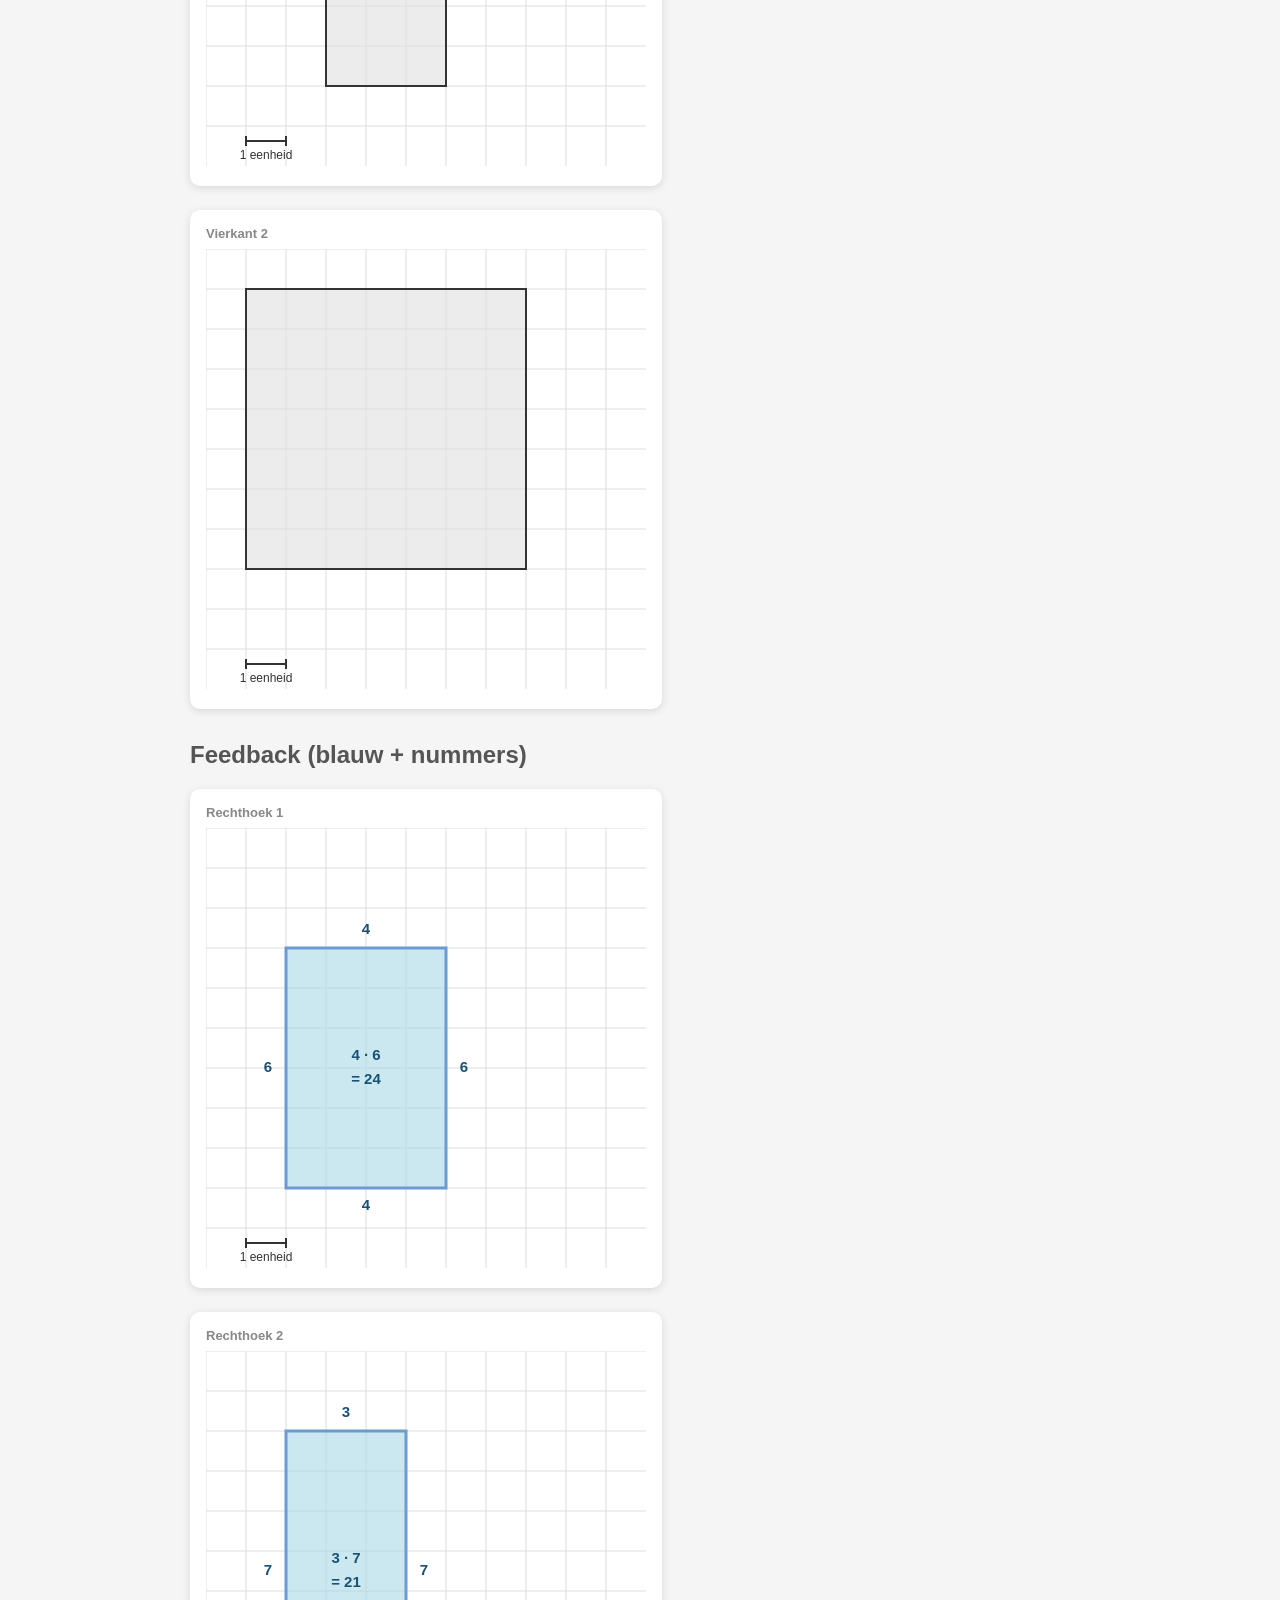
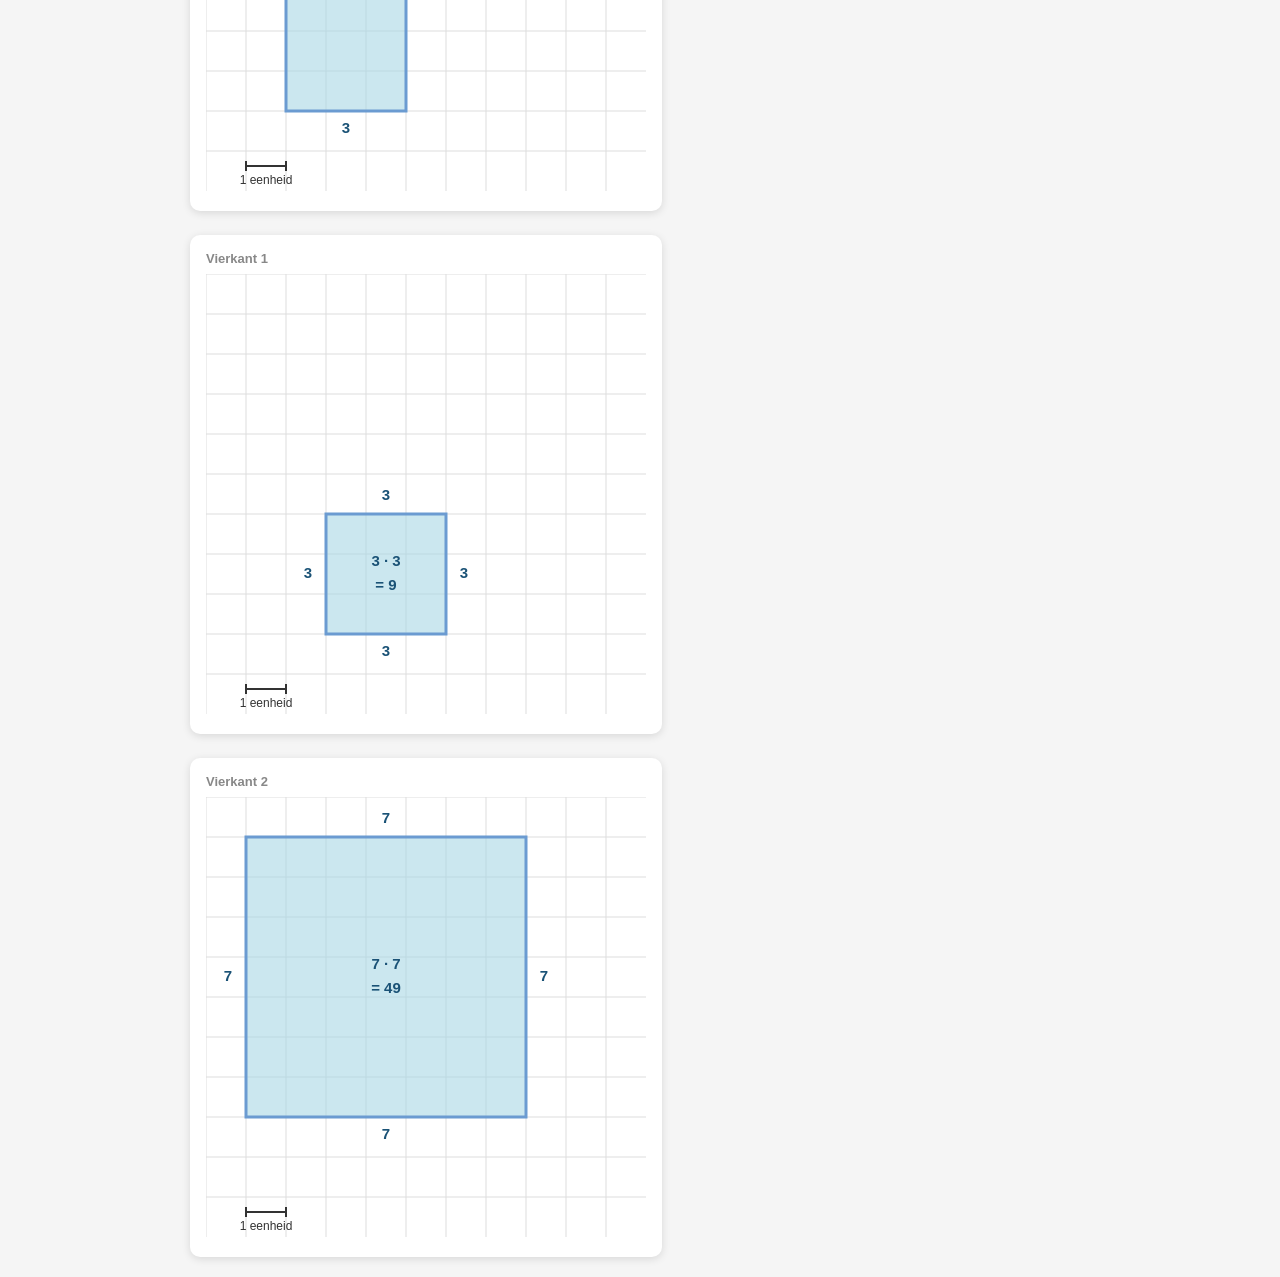
<file: pages/rooster-test.html>
<!DOCTYPE html>
<html lang="nl">
<head>
  <meta charset="UTF-8">
  <title>Rooster test – 5-1</title>
  <style>
    body { font-family: Arial, sans-serif; max-width: 900px; margin: 0 auto; padding: 20px; background: #f5f5f5; }
    h2 { color: #555; margin-top: 32px; }
    .rij { display: flex; flex-wrap: wrap; gap: 24px; margin-top: 16px; }
    .kaart { background: white; border-radius: 10px; padding: 16px; box-shadow: 0 2px 8px rgba(0,0,0,.12); }
    .kaart h3 { margin: 0 0 8px; font-size: 13px; color: #888; }
    button { margin-top: 24px; padding: 10px 24px; font-size: 15px; cursor: pointer; border: none; background: #4a7a10; color: white; border-radius: 6px; }
    button:hover { background: #3a6008; }
  </style>
</head>
<body>
  <h1>Rooster-tekeningen – 5-1 test</h1>
  <button onclick="teken()">Nieuwe figuren genereren</button>
  <h2>Vraagstelling (grijs)</h2>
  <div class="rij">
    <div class="kaart"><h3>Rechthoek 1</h3><div id="r1"></div></div>
    <div class="kaart"><h3>Rechthoek 2</h3><div id="r2"></div></div>
    <div class="kaart"><h3>Vierkant 1</h3><div id="v1"></div></div>
    <div class="kaart"><h3>Vierkant 2</h3><div id="v2"></div></div>
  </div>
  <h2>Feedback (blauw + nummers)</h2>
  <div class="rij">
    <div class="kaart"><h3>Rechthoek 1</h3><div id="r1f"></div></div>
    <div class="kaart"><h3>Rechthoek 2</h3><div id="r2f"></div></div>
    <div class="kaart"><h3>Vierkant 1</h3><div id="v1f"></div></div>
    <div class="kaart"><h3>Vierkant 2</h3><div id="v2f"></div></div>
  </div>

  <script>
    const GRID = 10;
    const CEL  = 40;

    function r(min, max) { return min + Math.floor(Math.random() * (max - min + 1)); }

    function maakRechthoek() {
      let w, h;
      do { w = r(2, 8); h = r(2, 8); } while (w === h);
      const x = r(1, 9 - w);
      const y = r(1, 9 - h);
      return { x, y, w, h };
    }

    function maakVierkant() {
      const z = r(2, 8);
      const x = r(1, 9 - z);
      const y = r(1, 9 - z);
      return { x, y, w: z, h: z };
    }

    function rasterlijnen() {
      const size = (GRID + 1) * CEL;
      let s = '';
      for (let i = 0; i <= GRID; i++) {
        const p = i * CEL;
        s += `<line x1="${p}" y1="0" x2="${p}" y2="${size}" stroke="#ddd" stroke-width="1"/>`;
        s += `<line x1="0" y1="${p}" x2="${size}" y2="${p}" stroke="#ddd" stroke-width="1"/>`;
      }
      return s;
    }

    function eenheidIndicator(size, unitY) {
      return `
        <line x1="${CEL}" y1="${unitY}" x2="${CEL*2}" y2="${unitY}" stroke="#333" stroke-width="2"/>
        <line x1="${CEL}" y1="${unitY-5}" x2="${CEL}" y2="${unitY+5}" stroke="#333" stroke-width="2"/>
        <line x1="${CEL*2}" y1="${unitY-5}" x2="${CEL*2}" y2="${unitY+5}" stroke="#333" stroke-width="2"/>
        <text x="${CEL*1.5}" y="${unitY+18}" text-anchor="middle" font-size="12" fill="#333">1 eenheid</text>`;
    }

    function tekenVraag(containerId, fig) {
      const size = (GRID + 1) * CEL;
      const unitY = GRID * CEL + 15;
      const fx = fig.x * CEL, fy = fig.y * CEL;
      const fw = fig.w * CEL, fh = fig.h * CEL;

      let svg = `<svg width="${size}" height="${size}" viewBox="0 0 ${size} ${size}">`;
      svg += rasterlijnen();
      svg += `<rect x="${fx}" y="${fy}" width="${fw}" height="${fh}"
                fill="rgba(224,224,224,0.6)" stroke="#333" stroke-width="2"/>`;
      svg += eenheidIndicator(size, unitY);
      svg += `</svg>`;
      document.getElementById(containerId).innerHTML = svg;
    }

    function tekenFeedback(containerId, fig) {
      const size = (GRID + 1) * CEL;
      const unitY = GRID * CEL + 15;
      const fx = fig.x * CEL, fy = fig.y * CEL;
      const fw = fig.w * CEL, fh = fig.h * CEL;
      const area = fig.w * fig.h;
      const off = 18; // offset buiten de figuur

      // Middelpunten van de zijden (in pixels)
      const midBoven  = { x: fx + fw / 2, y: fy };
      const midOnder  = { x: fx + fw / 2, y: fy + fh };
      const midLinks  = { x: fx,           y: fy + fh / 2 };
      const midRechts = { x: fx + fw,      y: fy + fh / 2 };

      // Middelpunt van de figuur
      const cx = fx + fw / 2;
      const cy = fy + fh / 2;

      let svg = `<svg width="${size}" height="${size}" viewBox="0 0 ${size} ${size}">`;
      svg += rasterlijnen();
      svg += `<rect x="${fx}" y="${fy}" width="${fw}" height="${fh}"
                fill="rgba(168,216,229,0.6)" stroke="#6B9BD1" stroke-width="3"/>`;

      // Zijdelengtes buiten de figuur
      const lbl = (x, y, t) =>
        `<text x="${x}" y="${y}" text-anchor="middle" dominant-baseline="middle"
               font-size="15" font-weight="700" fill="#1a5276">${t}</text>`;
      svg += lbl(midBoven.x,       midBoven.y  - off, fig.w);
      svg += lbl(midOnder.x,       midOnder.y  + off, fig.w);
      svg += lbl(midLinks.x  - off, midLinks.y,        fig.h);
      svg += lbl(midRechts.x + off, midRechts.y,       fig.h);

      // Formule in het midden
      svg += lbl(cx, cy - 12, `${fig.w} · ${fig.h}`);
      svg += lbl(cx, cy + 12, `= ${area}`);

      svg += eenheidIndicator(size, unitY);
      svg += `</svg>`;
      document.getElementById(containerId).innerHTML = svg;
    }

    function teken() {
      const figs = [maakRechthoek(), maakRechthoek(), maakVierkant(), maakVierkant()];
      const ids  = ['r1', 'r2', 'v1', 'v2'];
      ids.forEach((id, i) => {
        tekenVraag(id, figs[i]);
        tekenFeedback(id + 'f', figs[i]);
      });
    }

    teken();
  </script>
</body>
</html>
</file>
<file: css/styles.css>
/* ============================================
   ALGEMENE STYLES
   ============================================ */

:root {
    /* Kleuren - Pastel tinten */
    --color-primary: #6B9BD1;      /* Zacht blauw */
    --color-secondary: #A8D8A8;    /* Zacht groen */
    --color-success: #B8E5B8;      /* Pastel groen voor A */
    --color-warning: #FFE5A3;      /* Pastel geel voor B */
    --color-danger: #FFB8A3;       /* Pastel oranje voor C */
    --color-gray: #E8E8E8;         /* Lichtgrijs */
    --color-dark: #2C3E50;         /* Donker blauw-grijs */
    --color-light: #F8F9FA;        /* Bijna wit */
    
    /* Arcering patronen voor kleurenblindheid */
    --pattern-A: repeating-linear-gradient(45deg, var(--color-success), var(--color-success) 10px, #D4F0D4 10px, #D4F0D4 20px);
    --pattern-B: repeating-linear-gradient(45deg, var(--color-warning), var(--color-warning) 10px, #FFF0CC 10px, #FFF0CC 20px);
    --pattern-C: repeating-linear-gradient(45deg, var(--color-danger), var(--color-danger) 10px, #FFD4C4 10px, #FFD4C4 20px);
    
    /* Typography */
    --font-family: -apple-system, BlinkMacSystemFont, 'Segoe UI', Roboto, Oxygen, Ubuntu, Cantarell, sans-serif;
    --font-size-base: 16px;
    --font-size-small: 14px;
    --font-size-large: 18px;
    --font-size-h1: 32px;
    --font-size-h2: 24px;
    --font-size-h3: 20px;
    
    /* Spacing */
    --spacing-xs: 4px;
    --spacing-sm: 8px;
    --spacing-md: 16px;
    --spacing-lg: 24px;
    --spacing-xl: 32px;
    --spacing-xxl: 48px;
    
    /* Border radius */
    --radius-sm: 4px;
    --radius-md: 8px;
    --radius-lg: 12px;
    --radius-xl: 16px;
    --radius-circle: 50%;
    
    /* Shadows */
    --shadow-sm: 0 2px 4px rgba(0,0,0,0.1);
    --shadow-md: 0 4px 8px rgba(0,0,0,0.12);
    --shadow-lg: 0 8px 16px rgba(0,0,0,0.15);
    
    /* Transitions */
    --transition-fast: 150ms ease;
    --transition-normal: 250ms ease;
    --transition-slow: 350ms ease;
}

* {
    margin: 0;
    padding: 0;
    box-sizing: border-box;
}

body {
    font-family: var(--font-family);
    font-size: var(--font-size-base);
    line-height: 1.6;
    color: var(--color-dark);
    background-color: var(--color-light);
}

/* ============================================
   TYPOGRAPHY
   ============================================ */

h1, h2, h3, h4, h5, h6 {
    margin-bottom: var(--spacing-md);
    font-weight: 600;
    line-height: 1.3;
}

h1 { font-size: var(--font-size-h1); }
h2 { font-size: var(--font-size-h2); }
h3 { font-size: var(--font-size-h3); }

p {
    margin-bottom: var(--spacing-md);
}

/* ============================================
   BUTTONS
   ============================================ */

.btn {
    display: inline-block;
    padding: var(--spacing-sm) var(--spacing-lg);
    border: none;
    border-radius: var(--radius-md);
    font-size: var(--font-size-base);
    font-weight: 500;
    cursor: pointer;
    transition: all var(--transition-normal);
    text-decoration: none;
    text-align: center;
}

.btn:disabled {
    opacity: 0.6;
    cursor: not-allowed;
}

.btn-primary {
    background-color: var(--color-primary);
    color: white;
}

.btn-primary:hover:not(:disabled) {
    background-color: #5A89C0;
    transform: translateY(-2px);
    box-shadow: var(--shadow-md);
}

.btn-secondary {
    background-color: var(--color-gray);
    color: var(--color-dark);
}

.btn-secondary:hover:not(:disabled) {
    background-color: #D5D5D5;
}

.btn-success {
    background-color: var(--color-secondary);
    color: white;
}

.btn-large {
    padding: var(--spacing-md) var(--spacing-xl);
    font-size: var(--font-size-large);
    width: 100%;
}

.btn-small {
    padding: var(--spacing-xs) var(--spacing-md);
    font-size: var(--font-size-small);
}

/* ============================================
   FORMS
   ============================================ */

.form-group {
    margin-bottom: var(--spacing-lg);
}

label {
    display: block;
    margin-bottom: var(--spacing-xs);
    font-weight: 500;
    color: var(--color-dark);
}

input[type="text"],
input[type="email"],
input[type="number"],
input[type="date"],
textarea,
select {
    width: 100%;
    padding: var(--spacing-sm) var(--spacing-md);
    border: 2px solid var(--color-gray);
    border-radius: var(--radius-md);
    font-size: var(--font-size-base);
    font-family: var(--font-family);
    transition: border-color var(--transition-fast);
}

input:focus,
textarea:focus,
select:focus {
    outline: none;
    border-color: var(--color-primary);
}

/* ============================================
   LOGIN PAGE
   ============================================ */

.login-page {
    min-height: 100vh;
    display: flex;
    align-items: center;
    justify-content: center;
    background: linear-gradient(135deg, #667eea 0%, #764ba2 100%);
}

.login-container {
    width: 100%;
    max-width: 400px;
    padding: var(--spacing-lg);
}

.login-card {
    background: white;
    border-radius: var(--radius-xl);
    padding: var(--spacing-xxl);
    box-shadow: var(--shadow-lg);
}

.login-header {
    text-align: center;
    margin-bottom: var(--spacing-xl);
}

.login-header h1 {
    color: var(--color-primary);
    margin-bottom: var(--spacing-sm);
}

.subtitle {
    color: #666;
    font-size: var(--font-size-large);
    margin-bottom: 0;
}

.login-form {
    margin-bottom: var(--spacing-lg);
}

.login-divider {
    display: flex;
    align-items: center;
    gap: var(--spacing-md);
    margin: var(--spacing-lg) 0;
    color: #999;
    font-size: var(--font-size-small);
}

.login-divider::before,
.login-divider::after {
    content: '';
    flex: 1;
    height: 1px;
    background: var(--color-gray);
}

.btn-google {
    background: white;
    color: #3c4043;
    border: 2px solid #dadce0;
    display: flex;
    align-items: center;
    justify-content: center;
    gap: var(--spacing-md);
    font-weight: 500;
    margin-bottom: var(--spacing-lg);
}

.btn-google:hover:not(:disabled) {
    background: #f8f9fa;
    border-color: #c6c6c6;
    box-shadow: var(--shadow-md);
    transform: translateY(-2px);
}

.btn-google svg {
    width: 22px;
    height: 22px;
    flex-shrink: 0;
}

.login-error {
    color: #c62828;
    background: #ffebee;
    border-radius: var(--radius-md);
    padding: var(--spacing-sm) var(--spacing-md);
    font-size: var(--font-size-small);
    text-align: center;
    margin-bottom: var(--spacing-lg);
}

.login-footer {
    text-align: center;
    padding-top: var(--spacing-lg);
    border-top: 1px solid var(--color-gray);
}

.help-text {
    color: #666;
    font-size: var(--font-size-small);
    margin: 0;
}

/* ============================================
   NAVIGATION HEADER
   ============================================ */

.main-header {
    background: white;
    box-shadow: var(--shadow-sm);
    padding: var(--spacing-md) var(--spacing-xl);
    display: flex;
    justify-content: space-between;
    align-items: center;
}

.header-left {
    display: flex;
    align-items: center;
    gap: var(--spacing-lg);
}

.logo {
    font-size: var(--font-size-h2);
    font-weight: 600;
    color: var(--color-primary);
    text-decoration: none;
}

.nav-menu {
    display: flex;
    gap: var(--spacing-md);
    list-style: none;
}

.nav-menu a {
    color: var(--color-dark);
    text-decoration: none;
    padding: var(--spacing-sm) var(--spacing-md);
    border-radius: var(--radius-md);
    transition: background-color var(--transition-fast);
}

.nav-menu a:hover {
    background-color: var(--color-light);
}

.nav-menu a.active {
    background-color: var(--color-primary);
    color: white;
}

.header-right {
    display: flex;
    align-items: center;
    gap: var(--spacing-md);
}

.user-info {
    display: flex;
    align-items: center;
    gap: var(--spacing-sm);
}

.user-avatar {
    width: 40px;
    height: 40px;
    border-radius: var(--radius-circle);
    background-color: var(--color-primary);
    color: white;
    display: flex;
    align-items: center;
    justify-content: center;
    font-weight: 600;
}

/* ============================================
   MAIN CONTENT LAYOUT
   ============================================ */

.main-content {
    max-width: 1200px;
    margin: 0 auto;
    padding: var(--spacing-xl);
}

.content-section {
    background: white;
    border-radius: var(--radius-lg);
    padding: var(--spacing-xl);
    margin-bottom: var(--spacing-lg);
    box-shadow: var(--shadow-sm);
}

/* ============================================
   CARDS & PANELS
   ============================================ */

.card {
    background: white;
    border-radius: var(--radius-lg);
    padding: var(--spacing-lg);
    box-shadow: var(--shadow-sm);
    transition: transform var(--transition-normal), box-shadow var(--transition-normal);
}

.card:hover {
    transform: translateY(-4px);
    box-shadow: var(--shadow-md);
}

.card-header {
    margin-bottom: var(--spacing-md);
    padding-bottom: var(--spacing-md);
    border-bottom: 1px solid var(--color-gray);
}

.card-title {
    font-size: var(--font-size-h3);
    margin: 0;
}

.card-body {
    margin-bottom: var(--spacing-md);
}

/* ============================================
   BADGES & LABELS
   ============================================ */

.badge {
    display: inline-block;
    padding: var(--spacing-xs) var(--spacing-sm);
    border-radius: var(--radius-sm);
    font-size: var(--font-size-small);
    font-weight: 500;
}

.badge-success { background: var(--color-success); color: #2d6a2d; }
.badge-warning { background: var(--color-warning); color: #856404; }
.badge-danger { background: var(--color-danger); color: #721c24; }
.badge-info { background: var(--color-primary); color: white; }

/* ============================================
   XP DISPLAY
   ============================================ */

.xp-display {
    display: flex;
    align-items: center;
    gap: var(--spacing-sm);
    padding: var(--spacing-sm) var(--spacing-md);
    background: linear-gradient(135deg, #667eea 0%, #764ba2 100%);
    color: white;
    border-radius: var(--radius-lg);
    font-weight: 600;
}

.xp-icon {
    font-size: 24px;
}

.xp-amount {
    font-size: var(--font-size-large);
}

/* ============================================
   ALERTS & NOTIFICATIONS
   ============================================ */

.alert {
    padding: var(--spacing-md);
    border-radius: var(--radius-md);
    margin-bottom: var(--spacing-md);
    border-left: 4px solid;
}

.alert-success {
    background: #d4edda;
    border-color: #28a745;
    color: #155724;
}

.alert-warning {
    background: #fff3cd;
    border-color: #ffc107;
    color: #856404;
}

.alert-danger {
    background: #f8d7da;
    border-color: #dc3545;
    color: #721c24;
}

.alert-info {
    background: #d1ecf1;
    border-color: #17a2b8;
    color: #0c5460;
}

/* ============================================
   LOADING STATES
   ============================================ */

.loading-spinner {
    border: 4px solid var(--color-gray);
    border-top: 4px solid var(--color-primary);
    border-radius: var(--radius-circle);
    width: 40px;
    height: 40px;
    animation: spin 1s linear infinite;
    margin: var(--spacing-xl) auto;
}

@keyframes spin {
    0% { transform: rotate(0deg); }
    100% { transform: rotate(360deg); }
}

/* ============================================
   UTILITIES
   ============================================ */

.text-center { text-align: center; }
.text-right { text-align: right; }
.text-muted { color: #666; }
.text-small { font-size: var(--font-size-small); }
.text-large { font-size: var(--font-size-large); }

.mt-sm { margin-top: var(--spacing-sm); }
.mt-md { margin-top: var(--spacing-md); }
.mt-lg { margin-top: var(--spacing-lg); }
.mb-sm { margin-bottom: var(--spacing-sm); }
.mb-md { margin-bottom: var(--spacing-md); }
.mb-lg { margin-bottom: var(--spacing-lg); }

.hidden { display: none !important; }
.visible { display: block !important; }

/* ============================================
   RESPONSIVE
   ============================================ */

@media (max-width: 768px) {
    .main-header {
        flex-direction: column;
        gap: var(--spacing-md);
    }
    
    .main-content {
        padding: var(--spacing-md);
    }
    
    .login-container {
        padding: var(--spacing-md);
    }
    
    .login-card {
        padding: var(--spacing-lg);
    }
}
</file>
<file: css/exercise-styles.css>
/* ============================================
   EXERCISE STYLES
   ============================================ */

.exercise-container {
    width: 100%;
}

/* Progress Bar */
.exercise-progress {
    margin-bottom: var(--spacing-xl);
}

.progress-header {
    display: flex;
    justify-content: space-between;
    align-items: center;
    margin-bottom: var(--spacing-sm);
}

.progress-label {
    font-weight: 600;
    color: var(--color-dark);
}

.progress-score {
    font-size: var(--font-size-base);
    color: #666;
}

.progress-score strong {
    color: var(--color-primary);
    font-size: var(--font-size-large);
}

.progress-bar {
    width: 100%;
    height: 12px;
    background: var(--color-gray);
    border-radius: var(--radius-lg);
    overflow: hidden;
    box-shadow: inset 0 2px 4px rgba(0,0,0,0.1);
}

.progress-fill {
    height: 100%;
    background: linear-gradient(90deg, #667eea 0%, #764ba2 100%);
    transition: width 0.5s ease;
    border-radius: var(--radius-lg);
}

.progress-text {
    text-align: center;
    margin-top: var(--spacing-xs);
    font-size: var(--font-size-small);
    color: #666;
}

/* Question Card */
.question-card {
    background: white;
    border-radius: var(--radius-lg);
    padding: var(--spacing-xl);
}

.question-title {
    color: var(--color-primary);
    margin-bottom: var(--spacing-md);
    font-size: var(--font-size-h3);
}

.question-text {
    font-size: var(--font-size-large);
    margin-bottom: var(--spacing-xl);
    color: var(--color-dark);
}

/* Input Question Styles */
.input-area {
    margin-bottom: var(--spacing-lg);
}

.answer-input {
    width: 100%;
    max-width: 200px;
    padding: var(--spacing-md) var(--spacing-lg);
    font-size: var(--font-size-h2);
    text-align: center;
    border: 3px solid var(--color-gray);
    border-radius: var(--radius-md);
    transition: border-color var(--transition-fast);
    font-weight: 600;
}

.answer-input:focus {
    outline: none;
    border-color: var(--color-primary);
    box-shadow: 0 0 0 3px rgba(107, 155, 209, 0.1);
}

.answer-input:disabled {
    background-color: var(--color-light);
    cursor: not-allowed;
    opacity: 0.7;
}

/* Feedback Area */
.feedback-area {
    margin: var(--spacing-lg) 0;
}

.feedback-message {
    padding: var(--spacing-lg);
    border-radius: var(--radius-md);
    border-left: 4px solid;
}

.feedback-correct {
    background: #d4edda;
    border-color: var(--color-success);
}

.feedback-incorrect {
    background: #fff3cd;
    border-color: var(--color-warning);
}

.feedback-text {
    margin-bottom: var(--spacing-md);
    font-size: var(--font-size-base);
    line-height: 1.6;
}

.feedback-message .btn {
    margin-top: var(--spacing-sm);
}

/* Question Actions */
.question-actions {
    display: flex;
    justify-content: center;
    margin-top: var(--spacing-xl);
}

/* Drag and Drop Styles */
.dragdrop-container {
    margin-bottom: var(--spacing-lg);
}

.drop-zones {
    display: grid;
    grid-template-columns: repeat(2, 1fr);
    gap: var(--spacing-lg);
    margin-bottom: var(--spacing-xl);
}

.drop-zone {
    background: var(--color-light);
    border: 3px dashed var(--color-gray);
    border-radius: var(--radius-lg);
    padding: var(--spacing-lg);
    min-height: 200px;
    transition: all var(--transition-fast);
}

.drop-zone.drag-over {
    background: #e3f2fd;
    border-color: var(--color-primary);
    transform: scale(1.02);
}

.zone-title {
    text-align: center;
    color: var(--color-primary);
    margin-bottom: var(--spacing-md);
    font-size: var(--font-size-large);
    font-weight: 600;
}

.zone-items {
    min-height: 120px;
    display: flex;
    flex-direction: column;
    gap: var(--spacing-sm);
}

.items-pool {
    background: var(--color-light);
    border: 2px solid var(--color-gray);
    border-radius: var(--radius-lg);
    padding: var(--spacing-lg);
}

.pool-title {
    color: var(--color-dark);
    margin-bottom: var(--spacing-md);
    font-size: var(--font-size-base);
    font-weight: 600;
}

.pool-items {
    display: grid;
    grid-template-columns: repeat(auto-fill, minmax(200px, 1fr));
    gap: var(--spacing-md);
}

.pool-items.drag-over {
    background: #f0f0f0;
}

.draggable-item {
    background: white;
    border: 2px solid var(--color-gray);
    border-radius: var(--radius-md);
    padding: var(--spacing-md);
    cursor: move;
    transition: all var(--transition-fast);
    box-shadow: var(--shadow-sm);
    display: flex;
    align-items: center;
    justify-content: center;
    text-align: center;
    min-height: 60px;
    user-select: none;
}

.draggable-item:hover {
    transform: translateY(-2px);
    box-shadow: var(--shadow-md);
    border-color: var(--color-primary);
}

.draggable-item.dragging {
    opacity: 0.5;
    cursor: grabbing;
}

.draggable-item svg {
    display: block;
    margin: 0 auto;
}

/* Correct Answer Display */
.correct-answer-display {
    display: grid;
    grid-template-columns: repeat(2, 1fr);
    gap: var(--spacing-lg);
    margin-top: var(--spacing-md);
}

.answer-column {
    background: var(--color-light);
    border-radius: var(--radius-md);
    padding: var(--spacing-md);
}

.answer-column h4 {
    color: var(--color-primary);
    margin-bottom: var(--spacing-sm);
    text-align: center;
}

.answer-item {
    background: white;
    border: 2px solid var(--color-gray);
    border-radius: var(--radius-sm);
    padding: var(--spacing-sm);
    margin-bottom: var(--spacing-sm);
    text-align: center;
}

.answer-item:last-child {
    margin-bottom: 0;
}

.answer-item svg {
    margin: 0 auto;
    display: block;
}

/* Responsive */
@media (max-width: 768px) {
    .drop-zones {
        grid-template-columns: 1fr;
    }
    
    .pool-items {
        grid-template-columns: 1fr;
    }
    
    .correct-answer-display {
        grid-template-columns: 1fr;
    }
    
    .answer-input {
        max-width: 100%;
    }
    
    .rooster-container {
        flex-direction: column;
    }
    
    .rooster-input-area {
        margin-top: var(--spacing-lg);
    }
}

/* ============================================
   ROOSTER BEREKENING STYLES
   ============================================ */

.rooster-container {
    display: flex;
    gap: var(--spacing-xl);
    align-items: flex-start;
    margin-bottom: var(--spacing-lg);
}

.rooster-canvas {
    flex-shrink: 0;
}

.rooster-svg {
    border: 2px solid var(--color-gray);
    border-radius: var(--radius-md);
    background: white;
}

.rooster-input-area {
    flex: 1;
    display: flex;
    align-items: center;
    gap: var(--spacing-md);
    padding: var(--spacing-lg);
    background: var(--color-light);
    border-radius: var(--radius-lg);
    flex-wrap: nowrap;
}

.rooster-label {
    font-size: var(--font-size-h2);
    font-weight: 700;
    color: var(--color-primary);
    margin: 0;
    white-space: nowrap;
    flex-shrink: 0;
}

.rooster-answer-input {
    width: 80px;
    padding: var(--spacing-md) var(--spacing-lg);
    font-size: var(--font-size-h2);
    text-align: center;
    border: 3px solid var(--color-gray);
    border-radius: var(--radius-md);
    transition: border-color var(--transition-fast);
    font-weight: 600;
    flex-shrink: 0;
}

.rooster-answer-input:focus {
    outline: none;
    border-color: var(--color-primary);
    box-shadow: 0 0 0 3px rgba(107, 155, 209, 0.1);
}

.rooster-answer-input:disabled {
    background-color: var(--color-light);
    cursor: not-allowed;
    opacity: 0.7;
}

.feedback-visualization {
    margin: var(--spacing-lg) 0;
    display: flex;
    justify-content: center;
}

.feedback-visualization .feedback-svg {
    border: 2px solid var(--color-gray);
    border-radius: var(--radius-md);
    background: white;
}

/* ============================================
   KEUZE VRAAG STYLES
   ============================================ */

.question-text-large {
    font-size: var(--font-size-large);
    line-height: 1.6;
    margin-bottom: var(--spacing-lg);
    color: var(--color-dark);
    padding: var(--spacing-lg);
    background: var(--color-light);
    border-radius: var(--radius-md);
    border-left: 4px solid var(--color-primary);
}

.question-prompt {
    font-size: var(--font-size-base);
    font-weight: 600;
    color: var(--color-dark);
    margin-bottom: var(--spacing-md);
}

.choice-options {
    display: flex;
    flex-direction: column;
    gap: var(--spacing-md);
    margin-bottom: var(--spacing-lg);
}

.choice-option {
    display: flex;
    align-items: center;
    padding: var(--spacing-lg);
    background: white;
    border: 3px solid var(--color-gray);
    border-radius: var(--radius-lg);
    cursor: pointer;
    transition: all var(--transition-fast);
}

.choice-option:hover {
    border-color: var(--color-primary);
    background: #f8f9ff;
    transform: translateX(4px);
}

.choice-option input[type="radio"]:disabled ~ * {
    cursor: not-allowed;
}

.choice-option:has(input[type="radio"]:disabled) {
    cursor: not-allowed;
    opacity: 0.7;
}

.choice-option:has(input[type="radio"]:disabled):hover {
    transform: none;
}

.choice-radio {
    width: 24px;
    height: 24px;
    margin-right: var(--spacing-md);
    cursor: pointer;
    flex-shrink: 0;
}

.choice-radio:disabled {
    cursor: not-allowed;
}

.choice-label {
    font-size: var(--font-size-large);
    color: var(--color-dark);
    line-height: 1.4;
}

.choice-option:has(input[type="radio"]:checked) {
    border-color: var(--color-primary);
    background: #e3f2fd;
    border-width: 3px;
}
</file>
